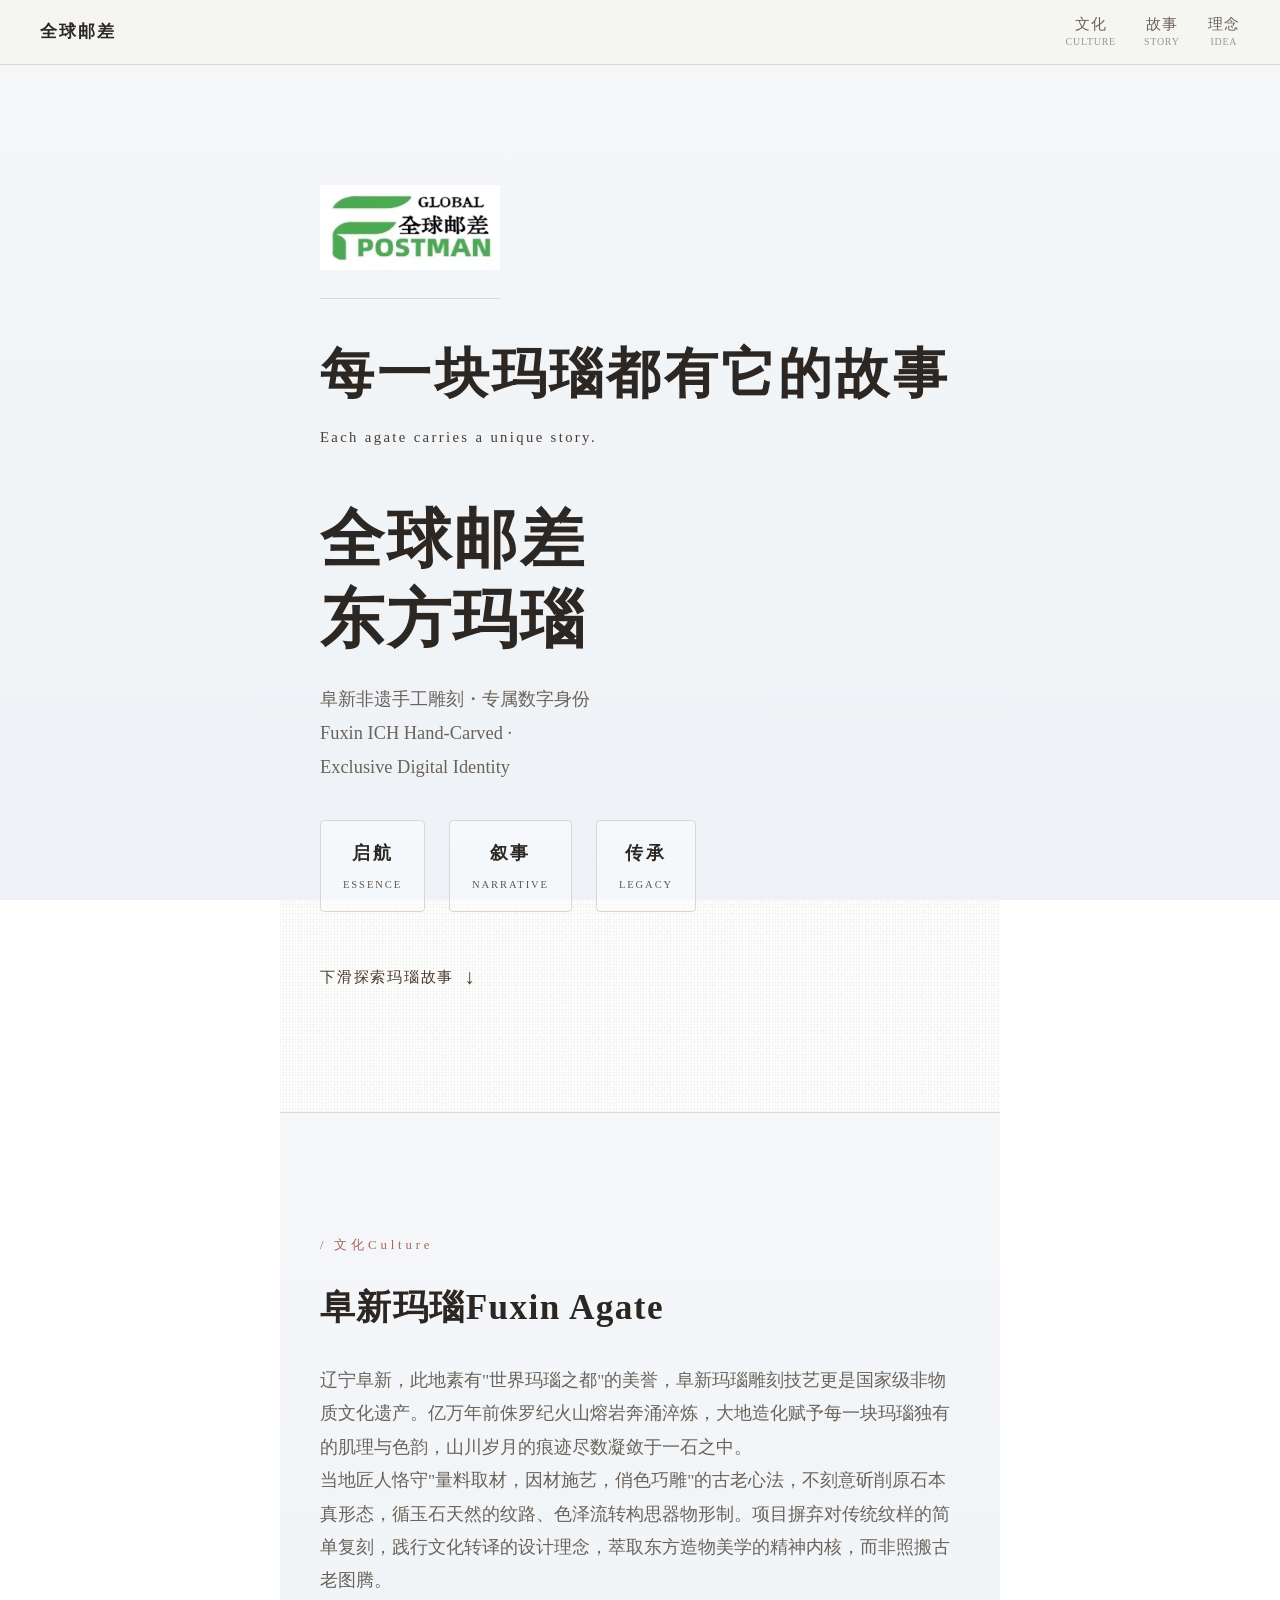
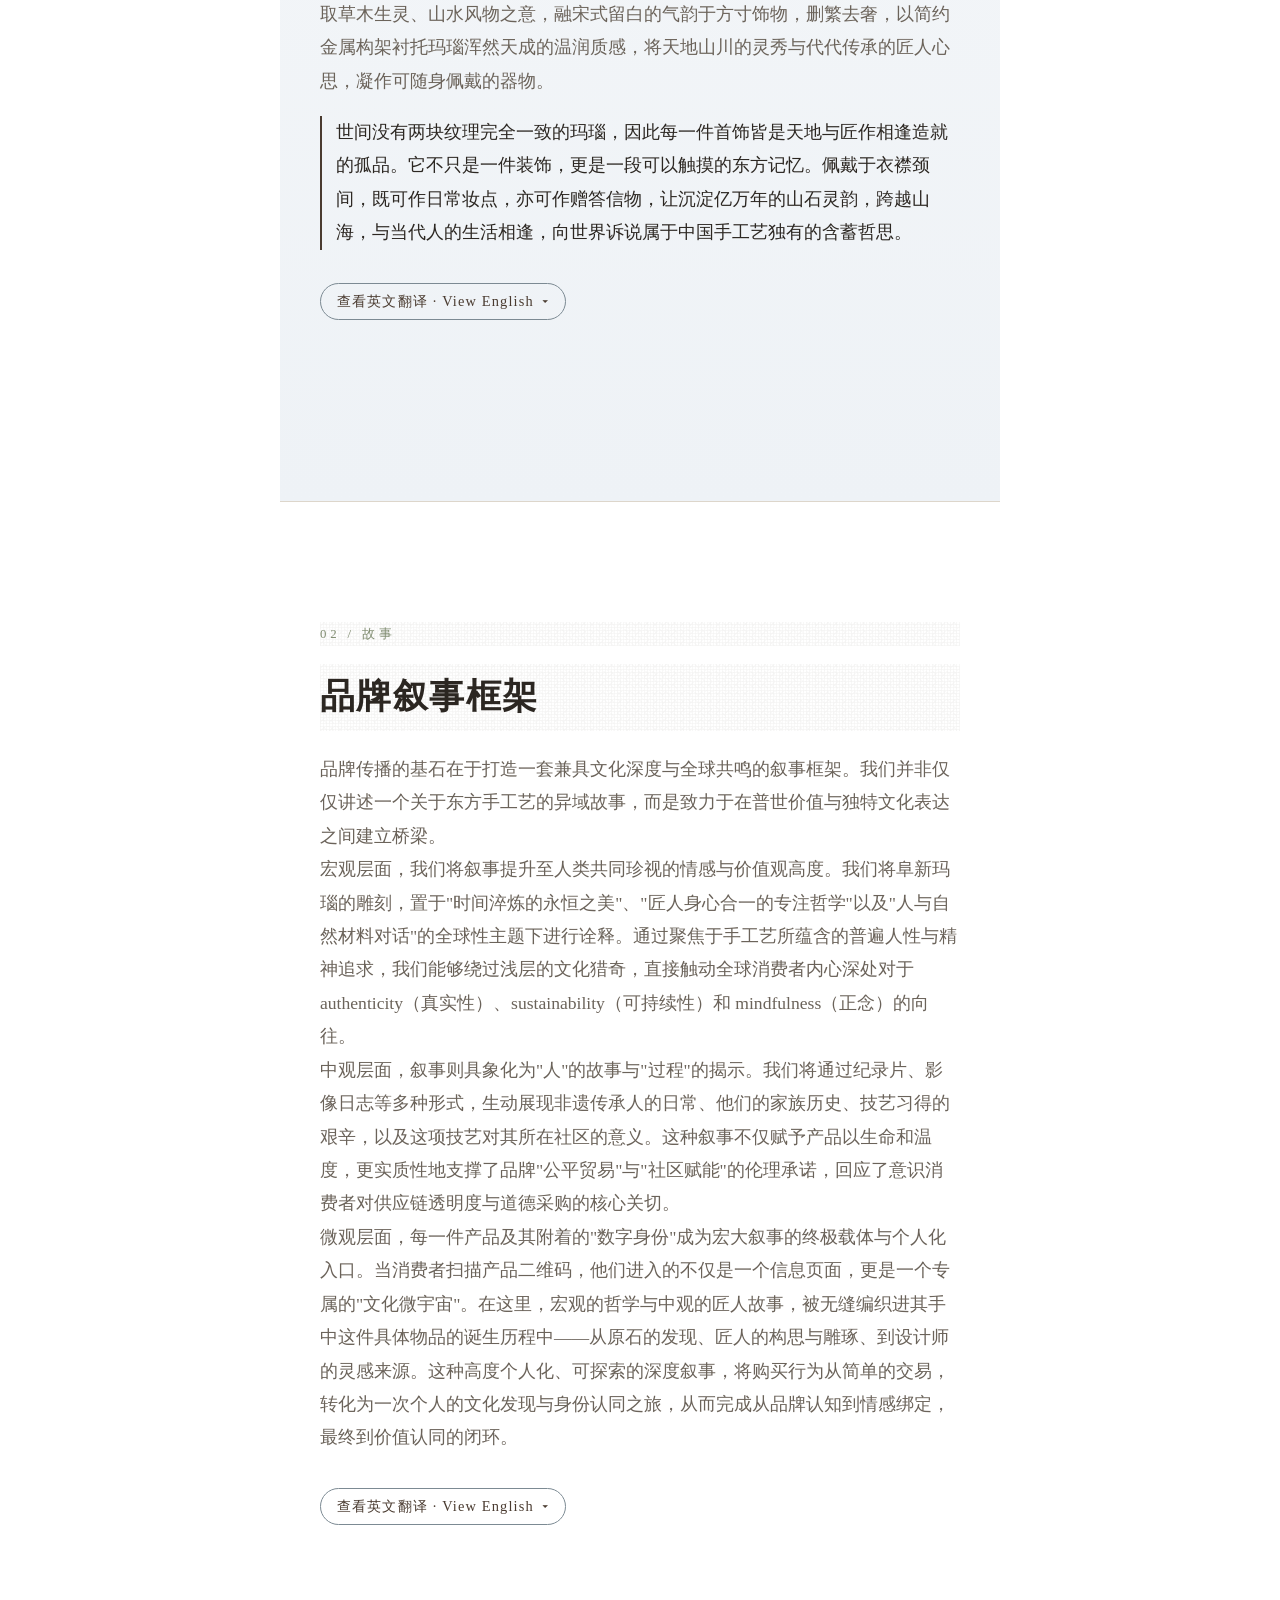
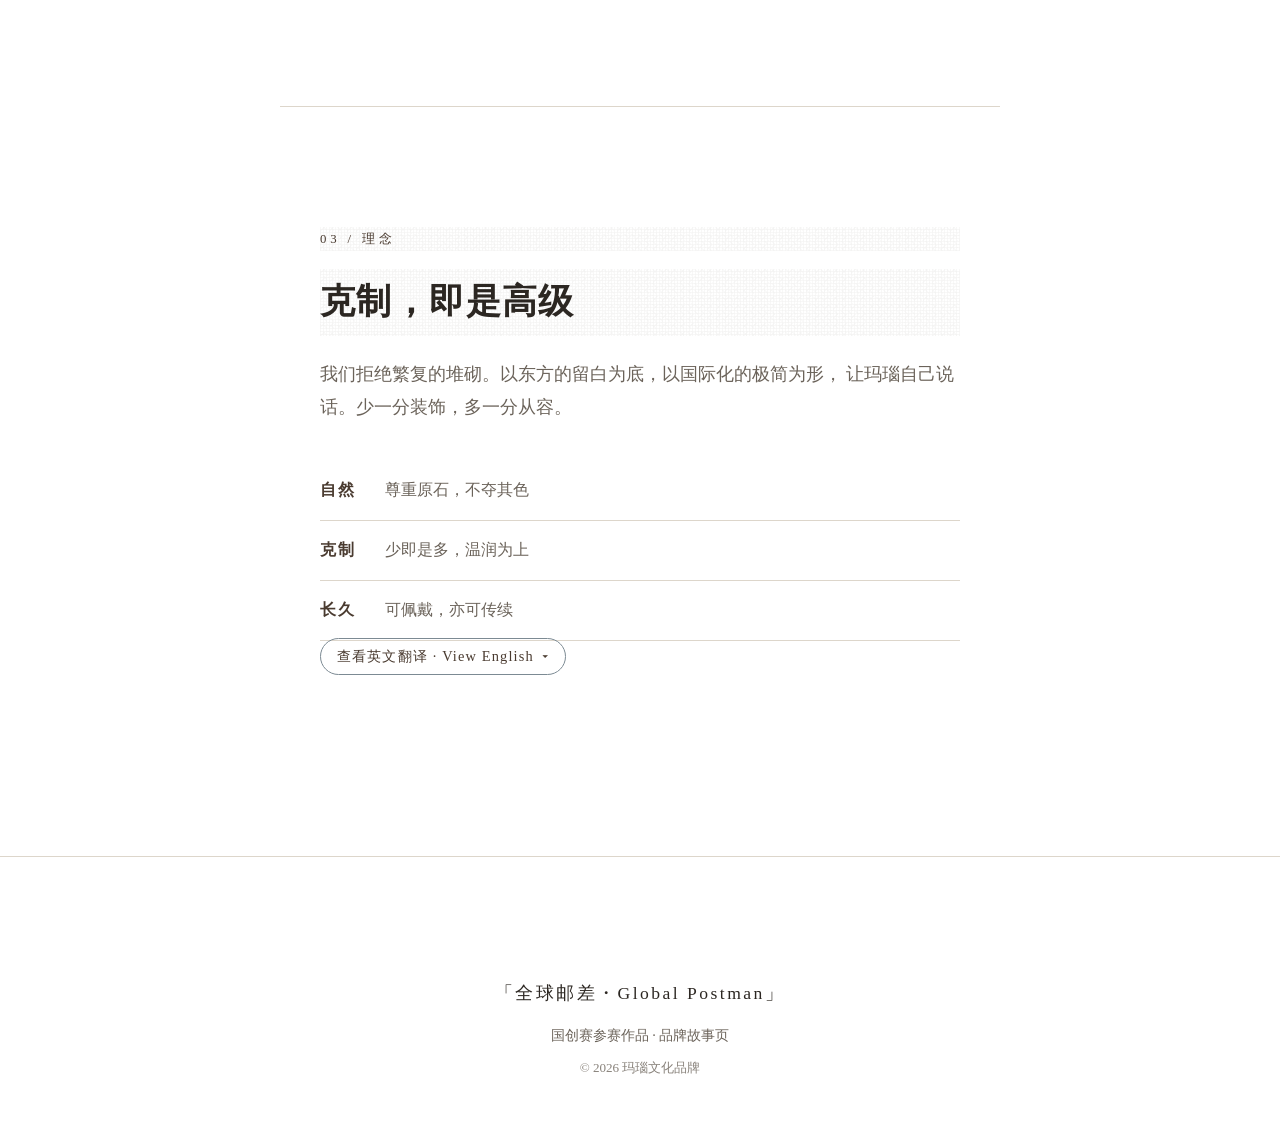
<file: 小张/index.html>
<!DOCTYPE html>
<html lang="zh-CN">
<head>
  <meta charset="UTF-8">
  <meta name="viewport" content="width=device-width, initial-scale=1.0, viewport-fit=cover">
  <meta name="description" content="玛瑙文化品牌 —— 以克制的东方美学，讲述玛瑙的岁月与温度。">
  <meta name="theme-color" content="#f7f3ec">
  <title>玛瑙 · 品牌故事</title>
  <link rel="stylesheet" href="styles.css">
</head>
<body class="page-blue">
  <!-- 顶部极简导航 -->
  <header class="site-header">
    <div class="brand">全球邮差</div>
    <nav class="nav">
      <a href="#culture"><span>文化</span><span class="nav-en">Culture</span></a>
      <a href="#story"><span>故事</span><span class="nav-en">Story</span></a>
      <a href="#idea"><span>理念</span><span class="nav-en">Idea</span></a>
    </nav>
  </header>

  <!-- 封面 -->
  <section class="cover texture" id="top">
    <div class="brand-showcase reveal">
      <img src="images/logo.png" alt="全球邮差 GLOBAL POSTMAN">
    </div>
    <p class="eyebrow reveal">每一块玛瑙都有它的故事</p>
    <p class="eyebrow-en reveal">Each agate carries a unique story.</p>
    <h1 class="cover-title reveal">全球邮差<br>东方玛瑙</h1>
    <p class="cover-sub reveal">阜新非遗手工雕刻・专属数字身份　Fuxin ICH Hand-Carved ·<br>Exclusive Digital Identity</p>

    <!-- 首页三个导航键 -->
    <nav class="home-nav reveal">
      <a class="home-nav-item" href="essence.html">
        <span class="home-nav-cn">启航</span>
        <span class="home-nav-en">Essence</span>
      </a>
      <a class="home-nav-item" href="narrative.html">
        <span class="home-nav-cn">叙事</span>
        <span class="home-nav-en">Narrative</span>
      </a>
      <a class="home-nav-item" href="legacy.html">
        <span class="home-nav-cn">传承</span>
        <span class="home-nav-en">Legacy</span>
      </a>
    </nav>

    <a class="scroll-hint reveal" href="#culture" aria-label="向下浏览">
      <span class="scroll-hint-text">下滑探索玛瑙故事</span>
      <span class="scroll-hint-arrow" aria-hidden="true">↓</span>
    </a>
  </section>

  <!-- 玛瑙文化 -->
  <section class="block block--blue" id="culture">
    <p class="section-label texture reveal"> / 文化Culture</p>
    <h2 class="section-title texture reveal">阜新玛瑙Fuxin Agate</h2>
    <div class="section-text reveal">
      <p>
        辽宁阜新，此地素有"世界玛瑙之都"的美誉，阜新玛瑙雕刻技艺更是国家级非物质文化遗产。亿万年前侏罗纪火山熔岩奔涌淬炼，大地造化赋予每一块玛瑙独有的肌理与色韵，山川岁月的痕迹尽数凝敛于一石之中。
      </p>
      <p>
        当地匠人恪守"量料取材，因材施艺，俏色巧雕"的古老心法，不刻意斫削原石本真形态，循玉石天然的纹路、色泽流转构思器物形制。项目摒弃对传统纹样的简单复刻，践行文化转译的设计理念，萃取东方造物美学的精神内核，而非照搬古老图腾。
      </p>
      <p>
        取草木生灵、山水风物之意，融宋式留白的气韵于方寸饰物，删繁去奢，以简约金属构架衬托玛瑙浑然天成的温润质感，将天地山川的灵秀与代代传承的匠人心思，凝作可随身佩戴的器物。
      </p>
      <p class="text-highlight">
        世间没有两块纹理完全一致的玛瑙，因此每一件首饰皆是天地与匠作相逢造就的孤品。它不只是一件装饰，更是一段可以触摸的东方记忆。佩戴于衣襟颈间，既可作日常妆点，亦可作赠答信物，让沉淀亿万年的山石灵韵，跨越山海，与当代人的生活相逢，向世界诉说属于中国手工艺独有的含蓄哲思。
      </p>
    </div>

    <!-- 英文版：可折叠 -->
    <button class="en-toggle reveal" id="enToggle" aria-expanded="false" aria-controls="enContent">
      <span class="en-toggle-label">查看英文翻译 · View English</span>
      <span class="en-toggle-arrow" aria-hidden="true">▾</span>
    </button>
    <div class="section-text section-en collapse" id="enContent">
      <p>
        Fuxin, Liaoning, reputed as the "Capital of Agate in the World", where Fuxin Agate‑Carving is listed as a National‑level Intangible Cultural Heritage. For hundreds of millions of years, volcanic lava from the Jurassic period forged agate with one‑of‑a‑kind textures and natural colour layers, imprinting the traces of mountains and time deep within each stone.
      </p>
      <p>
        Local artisans follow the age‑old craftsmanship principle: <em>design according to material, shape according to texture, make clever use of natural colour patches</em>. Instead of forcibly reshaping the raw stone, they conceive forms inspired by its natural veins and hues.
      </p>
      <p>
        Rejecting superficial copies of antique patterns, our design practices cultural translation: we absorb the spiritual essence of oriental craftsmanship rather than simply reproducing ancient totems. Drawing inspiration from plants, creatures and mountain‑river scenery, we integrate the Song‑dynasty aesthetic of blank‑space conception into this compact wearable piece. Unnecessary ornamentation is stripped away, and minimalist metal frames set off the innate mild lustre of agate. The spiritual beauty of nature and the wisdom of generations‑old craftsmanship are condensed into this portable artifact.
      </p>
      <p class="text-highlight">
        No two agate stones share identical textures, making every piece a unique treasure shaped jointly by nature and handwork. More than mere decoration, it carries tangible oriental heritage. Worn on collars or around necks, it serves as daily adornment or a thoughtful gift. It brings the timeless charm of ancient mountain‑stone across borders into modern life, conveying the subtle philosophical beauty of Chinese hand‑craftsmanship to the world.
      </p>
    </div>
  </section>

  <!-- 品牌故事 -->
  <section class="block" id="story">
    <p class="section-label texture reveal">02 / 故事</p>
    <h2 class="section-title texture reveal">品牌叙事框架</h2>
    <div class="section-text reveal">
      <p>
        品牌传播的基石在于打造一套兼具文化深度与全球共鸣的叙事框架。我们并非仅仅讲述一个关于东方手工艺的异域故事，而是致力于在普世价值与独特文化表达之间建立桥梁。
      </p>
      <p>
        宏观层面，我们将叙事提升至人类共同珍视的情感与价值观高度。我们将阜新玛瑙的雕刻，置于"时间淬炼的永恒之美"、"匠人身心合一的专注哲学"以及"人与自然材料对话"的全球性主题下进行诠释。通过聚焦于手工艺所蕴含的普遍人性与精神追求，我们能够绕过浅层的文化猎奇，直接触动全球消费者内心深处对于 authenticity（真实性）、sustainability（可持续性）和 mindfulness（正念）的向往。
      </p>
      <p>
        中观层面，叙事则具象化为"人"的故事与"过程"的揭示。我们将通过纪录片、影像日志等多种形式，生动展现非遗传承人的日常、他们的家族历史、技艺习得的艰辛，以及这项技艺对其所在社区的意义。这种叙事不仅赋予产品以生命和温度，更实质性地支撑了品牌"公平贸易"与"社区赋能"的伦理承诺，回应了意识消费者对供应链透明度与道德采购的核心关切。
      </p>
      <p>
        微观层面，每一件产品及其附着的"数字身份"成为宏大叙事的终极载体与个人化入口。当消费者扫描产品二维码，他们进入的不仅是一个信息页面，更是一个专属的"文化微宇宙"。在这里，宏观的哲学与中观的匠人故事，被无缝编织进其手中这件具体物品的诞生历程中——从原石的发现、匠人的构思与雕琢、到设计师的灵感来源。这种高度个人化、可探索的深度叙事，将购买行为从简单的交易，转化为一次个人的文化发现与身份认同之旅，从而完成从品牌认知到情感绑定，最终到价值认同的闭环。
      </p>
    </div>

    <!-- 英文版：可折叠 -->
    <button class="en-toggle reveal" id="enToggle2" aria-expanded="false" aria-controls="enContent2">
      <span class="en-toggle-label">查看英文翻译 · View English</span>
      <span class="en-toggle-arrow" aria-hidden="true">▾</span>
    </button>
    <div class="section-text section-en collapse" id="enContent2">
      <p>
        The cornerstone of brand communication lies in building a narrative framework that integrates both cultural depth and global resonance. Rather than merely telling exotic tales of Eastern handicrafts, we are committed to building a bridge between universal values and distinct cultural expressions.
      </p>
      <p>
        At the macro level, we elevate our narrative to the height of emotions and values cherished by all humanity. We frame Fuxin agate carving within three global themes: the timeless beauty forged by time, the philosophy of mindful focus where artisans achieve unity of body and mind, and the dialogue between humanity and natural materials. By focusing on the universal humanity and spiritual pursuits inherent in handicrafts, we bypass superficial cultural curiosity and strike a chord with the deep-seated aspiration of global consumers for authenticity, sustainability and mindfulness.
      </p>
      <p>
        At the meso level, the narrative is embodied in the stories of the craftspeople and the revelation of the creative process. Through documentaries, video journals and other formats, we vividly portray the daily lives of intangible cultural heritage inheritors, their family histories, the arduous journey of mastering their craft, and the significance of this heritage to their local communities. This narrative not only breathes life and warmth into the products, but also substantiates the brand's ethical commitments to fair trade and community empowerment, addressing the core concerns of conscious consumers regarding supply chain transparency and ethical sourcing.
      </p>
      <p>
        At the micro level, each product and its attached "digital identity" serve as the ultimate carrier and personalized gateway to this grand narrative. When consumers scan the QR code on the product, they are not merely directed to an information page, but into an exclusive "cultural micro-universe". Within it, the macro-level philosophies and meso-level artisan stories are seamlessly woven into the origin story of the very item they hold — from the discovery of the raw stone, to the artisan's conception and carving, and the designer's source of inspiration.
      </p>
      <p>
        This highly personalized, explorative and in-depth narrative transforms a simple transaction into a personal journey of cultural discovery and identity formation. It thus completes the closed loop: from brand awareness, to emotional connection, and ultimately to shared value recognition.
      </p>
    </div>
  </section>

  <!-- 品牌理念 -->
  <section class="block" id="idea">
    <p class="section-label texture reveal">03 / 理念</p>
    <h2 class="section-title texture reveal">克制，即是高级</h2>
    <p class="section-text reveal">
      我们拒绝繁复的堆砌。以东方的留白为底，以国际化的极简为形，
      让玛瑙自己说话。少一分装饰，多一分从容。
    </p>
    <ul class="idea-list reveal">
      <li><span>自然</span>尊重原石，不夺其色</li>
      <li><span>克制</span>少即是多，温润为上</li>
      <li><span>长久</span>可佩戴，亦可传续</li>
    </ul>

    <!-- 英文版：可折叠 -->
    <button class="en-toggle reveal" id="enToggle3" aria-expanded="false" aria-controls="enContent3">
      <span class="en-toggle-label">查看英文翻译 · View English</span>
      <span class="en-toggle-arrow" aria-hidden="true">▾</span>
    </button>
    <div class="section-text section-en collapse" id="enContent3">
      <p>
        We reject excessive ornamentation. Grounded in the negative space of Eastern aesthetics and shaped by international minimalism, we let the agate speak for itself. Less decoration, more composure.
      </p>
      <ul class="idea-list">
        <li><span>Nature</span>Respect the raw stone, never overshadowing its natural color.</li>
        <li><span>Restraint</span>Less is more; warmth and refinement above all.</li>
        <li><span>Longevity</span>Made to be worn, and to be passed on.</li>
      </ul>
    </div>
  </section>

  <!-- 页脚 -->
  <footer class="site-footer">
    <p class="footer-brand">「全球邮差・Global Postman」</p>
    <p class="footer-note">国创赛参赛作品 · 品牌故事页</p>
    <p class="footer-copy">© <span id="year"></span> 玛瑙文化品牌</p>
  </footer>

  <script src="script.js"></script>
</body>
</html>
</file>
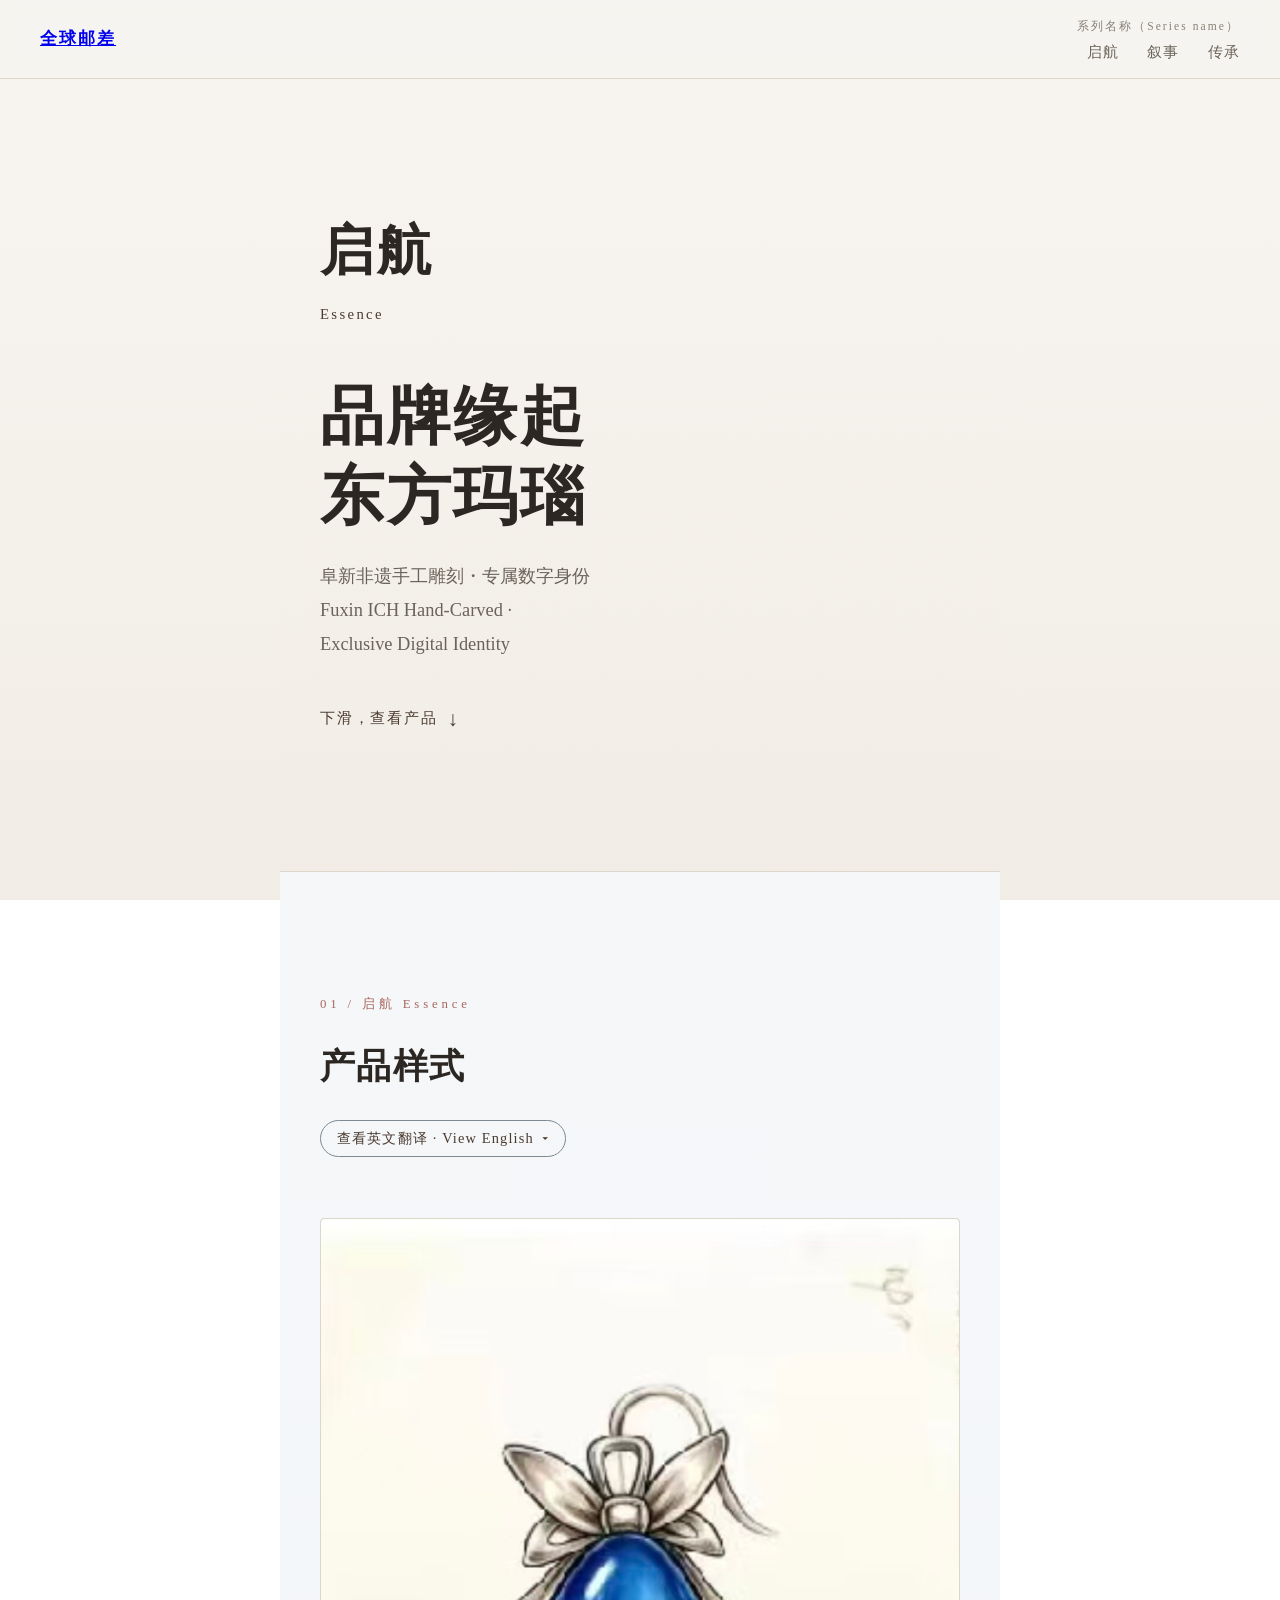
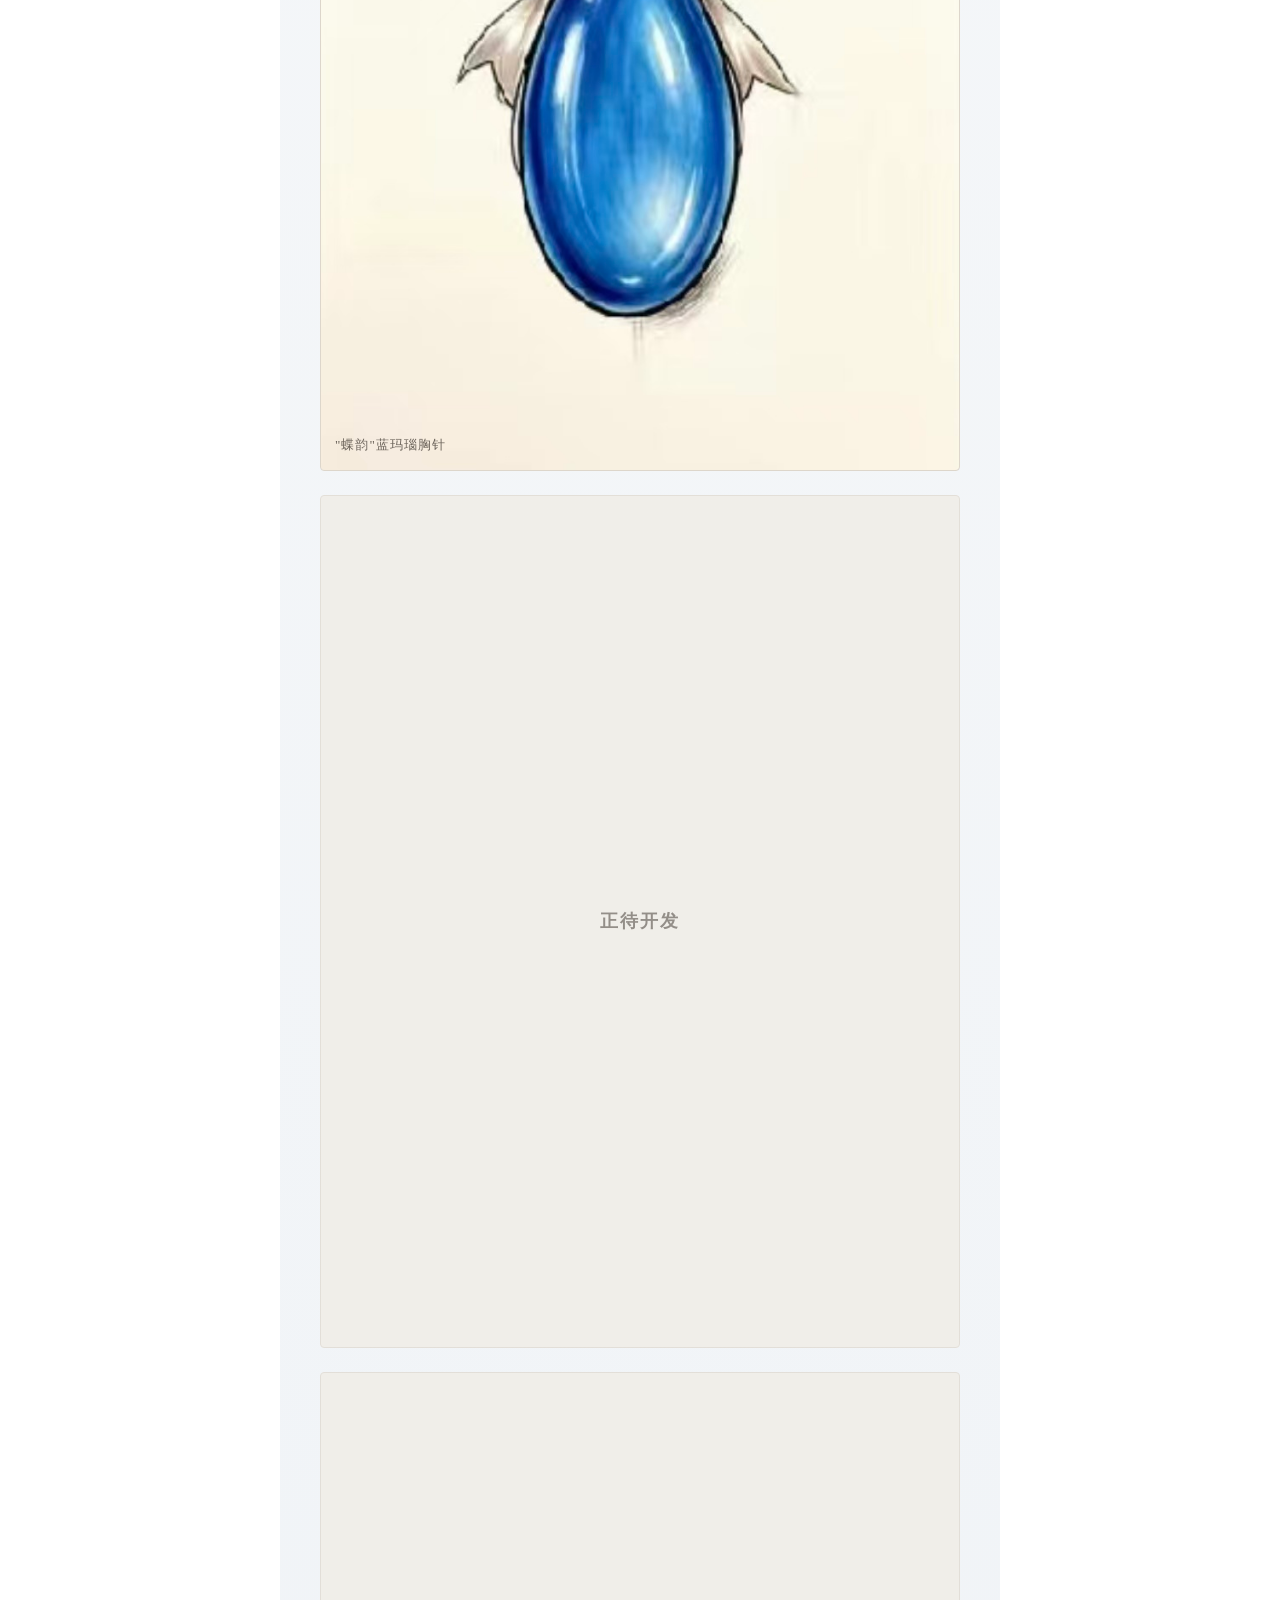
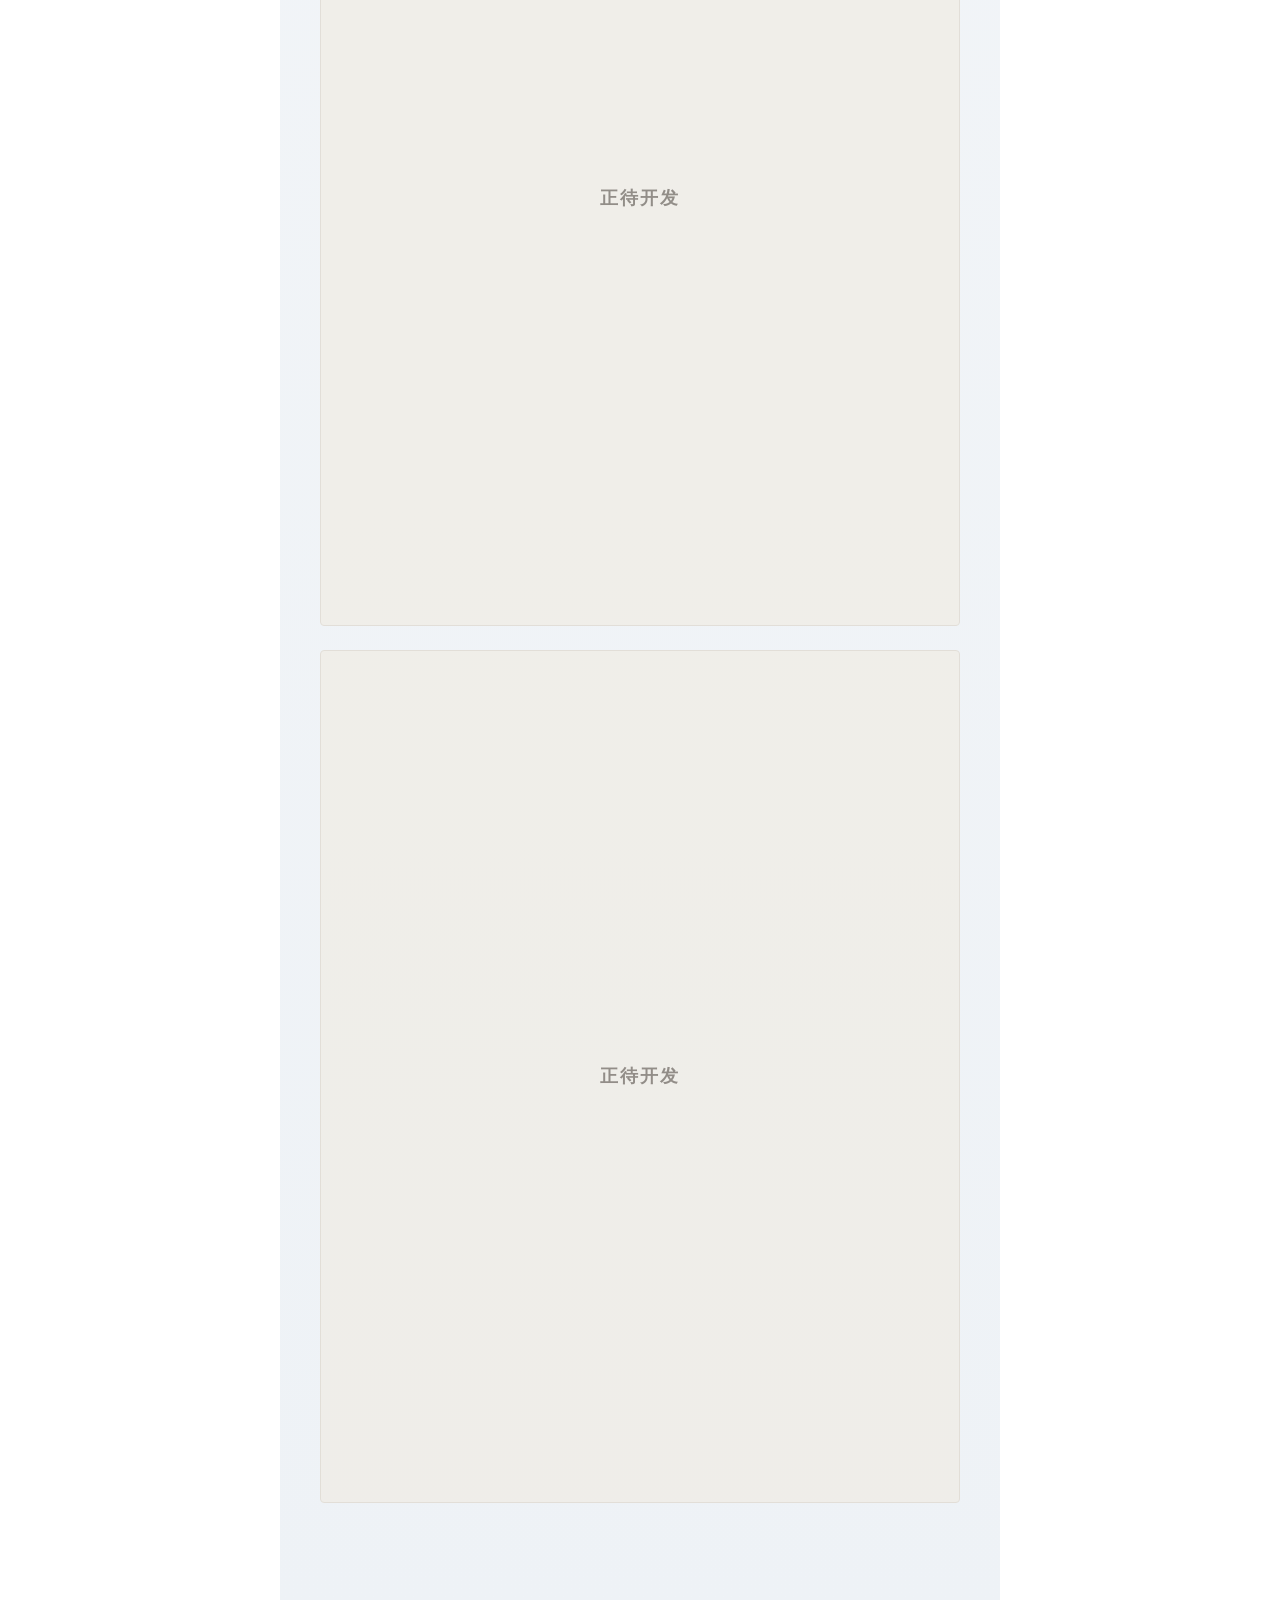
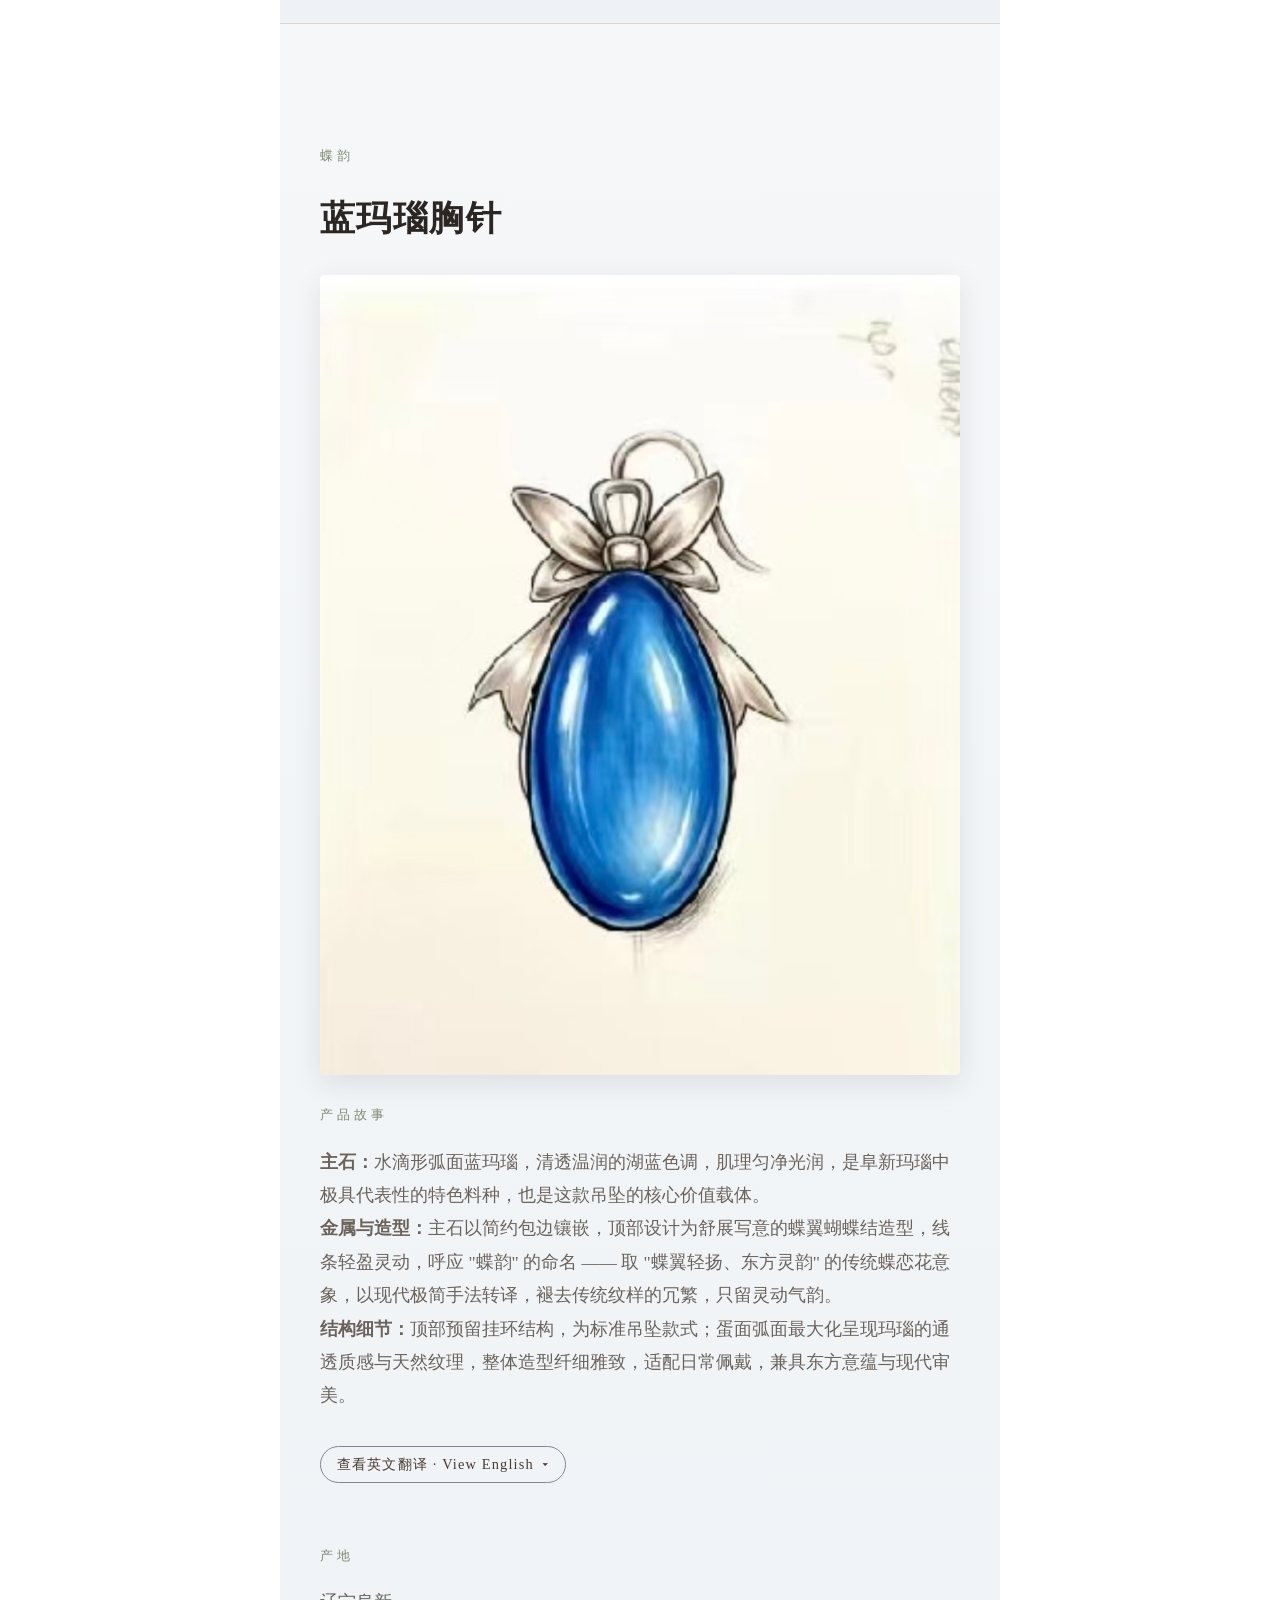
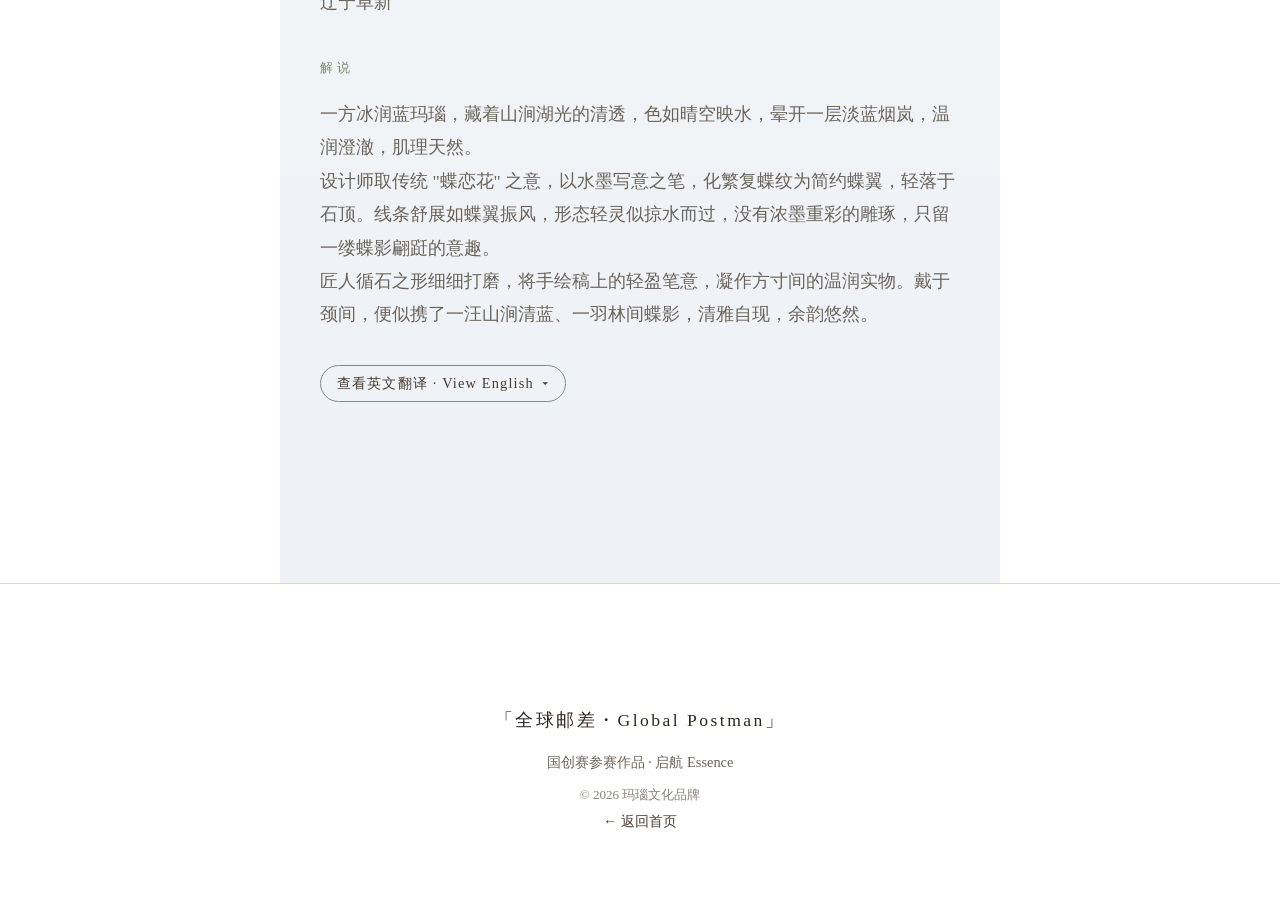
<file: 小张/essence.html>
<!DOCTYPE html>
<html lang="zh-CN">
<head>
  <meta charset="UTF-8">
  <meta name="viewport" content="width=device-width, initial-scale=1.0, viewport-fit=cover">
  <meta name="description" content="启航 Essence —— 全球邮差・东方玛瑙的品牌缘起。">
  <meta name="theme-color" content="#f7f3ec">
  <title>启航 Essence · 玛瑙</title>
  <link rel="stylesheet" href="styles.css">
</head>
<body>
  <!-- 顶部极简导航 -->
  <header class="site-header">
    <a class="brand" href="index.html">全球邮差</a>
    <nav class="nav nav--series">
      <span class="nav-label">系列名称（Series name）</span>
      <div class="nav-links">
        <a href="essence.html">启航</a>
        <a href="narrative.html">叙事</a>
        <a href="legacy.html">传承</a>
      </div>
    </nav>
  </header>

  <!-- 启航 Essence -->
  <section class="cover texture" id="top">
    <p class="eyebrow reveal">启航</p>
    <p class="eyebrow-en reveal">Essence</p>
    <h1 class="cover-title reveal">品牌缘起<br>东方玛瑙</h1>
    <p class="cover-sub reveal">阜新非遗手工雕刻・专属数字身份　Fuxin ICH Hand-Carved ·<br>Exclusive Digital Identity</p>

    <a class="scroll-hint reveal" href="#essence" aria-label="向下浏览">
      <span class="scroll-hint-text">下滑，查看产品</span>
      <span class="scroll-hint-arrow" aria-hidden="true">↓</span>
    </a>
  </section>

  <!-- 内容板块：产品样式图 -->
  <section class="block block--blue" id="essence">
    <p class="section-label texture reveal">01 / 启航 Essence</p>
    <h2 class="section-title texture reveal">产品样式</h2>
    <button class="en-toggle reveal" id="enToggle" aria-expanded="false" aria-controls="enContent">
      <span class="en-toggle-label">查看英文翻译 · View English</span>
      <span class="en-toggle-arrow" aria-hidden="true">▾</span>
    </button>
    <div class="section-text section-en collapse" id="enContent">
      <p>Product Styles</p>
    </div>
    <div class="product-grid reveal">
      <a class="product-card" href="productdieyun.html"><img src="images/photo1 (1).jpg" alt="蝶韵蓝玛瑙胸针"><span class="product-name">"蝶韵"蓝玛瑙胸针</span></a>
      <div class="product-card product-card--placeholder"><span>正待开发</span></div>
      <div class="product-card product-card--placeholder"><span>正待开发</span></div>
      <div class="product-card product-card--placeholder"><span>正待开发</span></div>
    </div>
  </section>

  <!-- 蝶韵蓝玛瑙胸针 详情 -->
  <section class="block block--blue" id="dieyun">
    <p class="section-label texture reveal">蝶韵</p>
    <h2 class="section-title texture reveal">蓝玛瑙胸针</h2>
    <div class="culture-image reveal">
      <img src="images/photo1 (1).jpg" alt="蝶韵蓝玛瑙胸针">
    </div>

    <p class="section-label texture reveal">产品故事</p>
    <div class="section-text reveal">
      <p>
        <strong>主石：</strong>水滴形弧面蓝玛瑙，清透温润的湖蓝色调，肌理匀净光润，是阜新玛瑙中极具代表性的特色料种，也是这款吊坠的核心价值载体。
      </p>
      <p>
        <strong>金属与造型：</strong>主石以简约包边镶嵌，顶部设计为舒展写意的蝶翼蝴蝶结造型，线条轻盈灵动，呼应 "蝶韵" 的命名 —— 取 "蝶翼轻扬、东方灵韵" 的传统蝶恋花意象，以现代极简手法转译，褪去传统纹样的冗繁，只留灵动气韵。
      </p>
      <p>
        <strong>结构细节：</strong>顶部预留挂环结构，为标准吊坠款式；蛋面弧面最大化呈现玛瑙的通透质感与天然纹理，整体造型纤细雅致，适配日常佩戴，兼具东方意蕴与现代审美。
      </p>
    </div>

    <button class="en-toggle reveal" id="enToggle-story" aria-expanded="false" aria-controls="enContent-story">
      <span class="en-toggle-label">查看英文翻译 · View English</span>
      <span class="en-toggle-arrow" aria-hidden="true">▾</span>
    </button>
    <div class="section-text section-en collapse" id="enContent-story">
      <p>
        <strong>Main Stone:</strong> A teardrop cabochon blue agate in a clear, warm lake-blue hue with a smooth, lustrous texture. It is a highly representative signature variety of Fuxin agate and serves as the core value carrier of this pendant.
      </p>
      <p>
        <strong>Metalwork &amp; Design:</strong> The central stone is set in a minimalist bezel, topped with a graceful, freehand butterfly-bow motif with light, flowing lines. The design echoes the name Dieyun (Butterfly Charm), drawing from the classic Chinese "butterfly and flower" aesthetic of delicate grace and oriental allure. Reinterpreted through a modern minimalist approach, it strips away the ornateness of traditional patterns while retaining its vivid, ethereal spirit.
      </p>
      <p>
        <strong>Structural Details:</strong> A bail is reserved at the top for a standard pendant design. The domed cabochon cut maximizes the agate's translucent texture and natural grain. With a slender, elegant silhouette ideal for everyday wear, it balances oriental artistic conception with contemporary aesthetics.
      </p>
    </div>

    <p class="section-label texture reveal">产地</p>
    <div class="section-text reveal">
      <p>辽宁阜新</p>
    </div>

    <p class="section-label texture reveal">解说</p>
    <div class="section-text reveal">
      <p>
        一方冰润蓝玛瑙，藏着山涧湖光的清透，色如晴空映水，晕开一层淡蓝烟岚，温润澄澈，肌理天然。
      </p>
      <p>
        设计师取传统 "蝶恋花" 之意，以水墨写意之笔，化繁复蝶纹为简约蝶翼，轻落于石顶。线条舒展如蝶翼振风，形态轻灵似掠水而过，没有浓墨重彩的雕琢，只留一缕蝶影翩跹的意趣。
      </p>
      <p>
        匠人循石之形细细打磨，将手绘稿上的轻盈笔意，凝作方寸间的温润实物。戴于颈间，便似携了一汪山涧清蓝、一羽林间蝶影，清雅自现，余韵悠然。
      </p>
    </div>

    <button class="en-toggle reveal" id="enToggle-desc" aria-expanded="false" aria-controls="enContent-desc">
      <span class="en-toggle-label">查看英文翻译 · View English</span>
      <span class="en-toggle-arrow" aria-hidden="true">▾</span>
    </button>
    <div class="section-text section-en collapse" id="enContent-desc">
      <p>
        This icy, luminous blue agate holds the clarity of mountain lakes. Its hue evokes a clear sky reflected in water, diffused like pale blue mist across rice paper — warm, pure, with a naturally formed texture.
      </p>
      <p>
        Drawing inspiration from the classic "butterfly and flower" motif in Chinese aesthetics, the designer applies the freehand spirit of ink wash painting, transforming elaborate butterfly patterns into a minimalist silhouette resting lightly atop the stone. Its lines stretch like wings catching the wind; its form glides light as a butterfly skimming water. There is no heavy, ornate carving — only the subtle charm of a fluttering butterfly shadow.
      </p>
      <p>
        The artisan polishes meticulously along the stone's natural contour, translating the light, delicate brushwork of the original sketch into a warm, tangible piece of art. Worn close to the neck, it carries the crisp blue of a mountain stream and the grace of a woodland butterfly, exuding quiet elegance with a lasting, lingering charm.
      </p>
    </div>
  </section>

  <!-- 页脚 -->
  <footer class="site-footer">
    <p class="footer-brand">「全球邮差・Global Postman」</p>
    <p class="footer-note">国创赛参赛作品 · 启航 Essence</p>
    <p class="footer-copy">© <span class="year"></span> 玛瑙文化品牌</p>
    <p class="footer-note"><a href="index.html" style="color:var(--brown);text-decoration:none;">← 返回首页</a></p>
  </footer>

  <script src="script.js"></script>
</body>
</html>
</file>
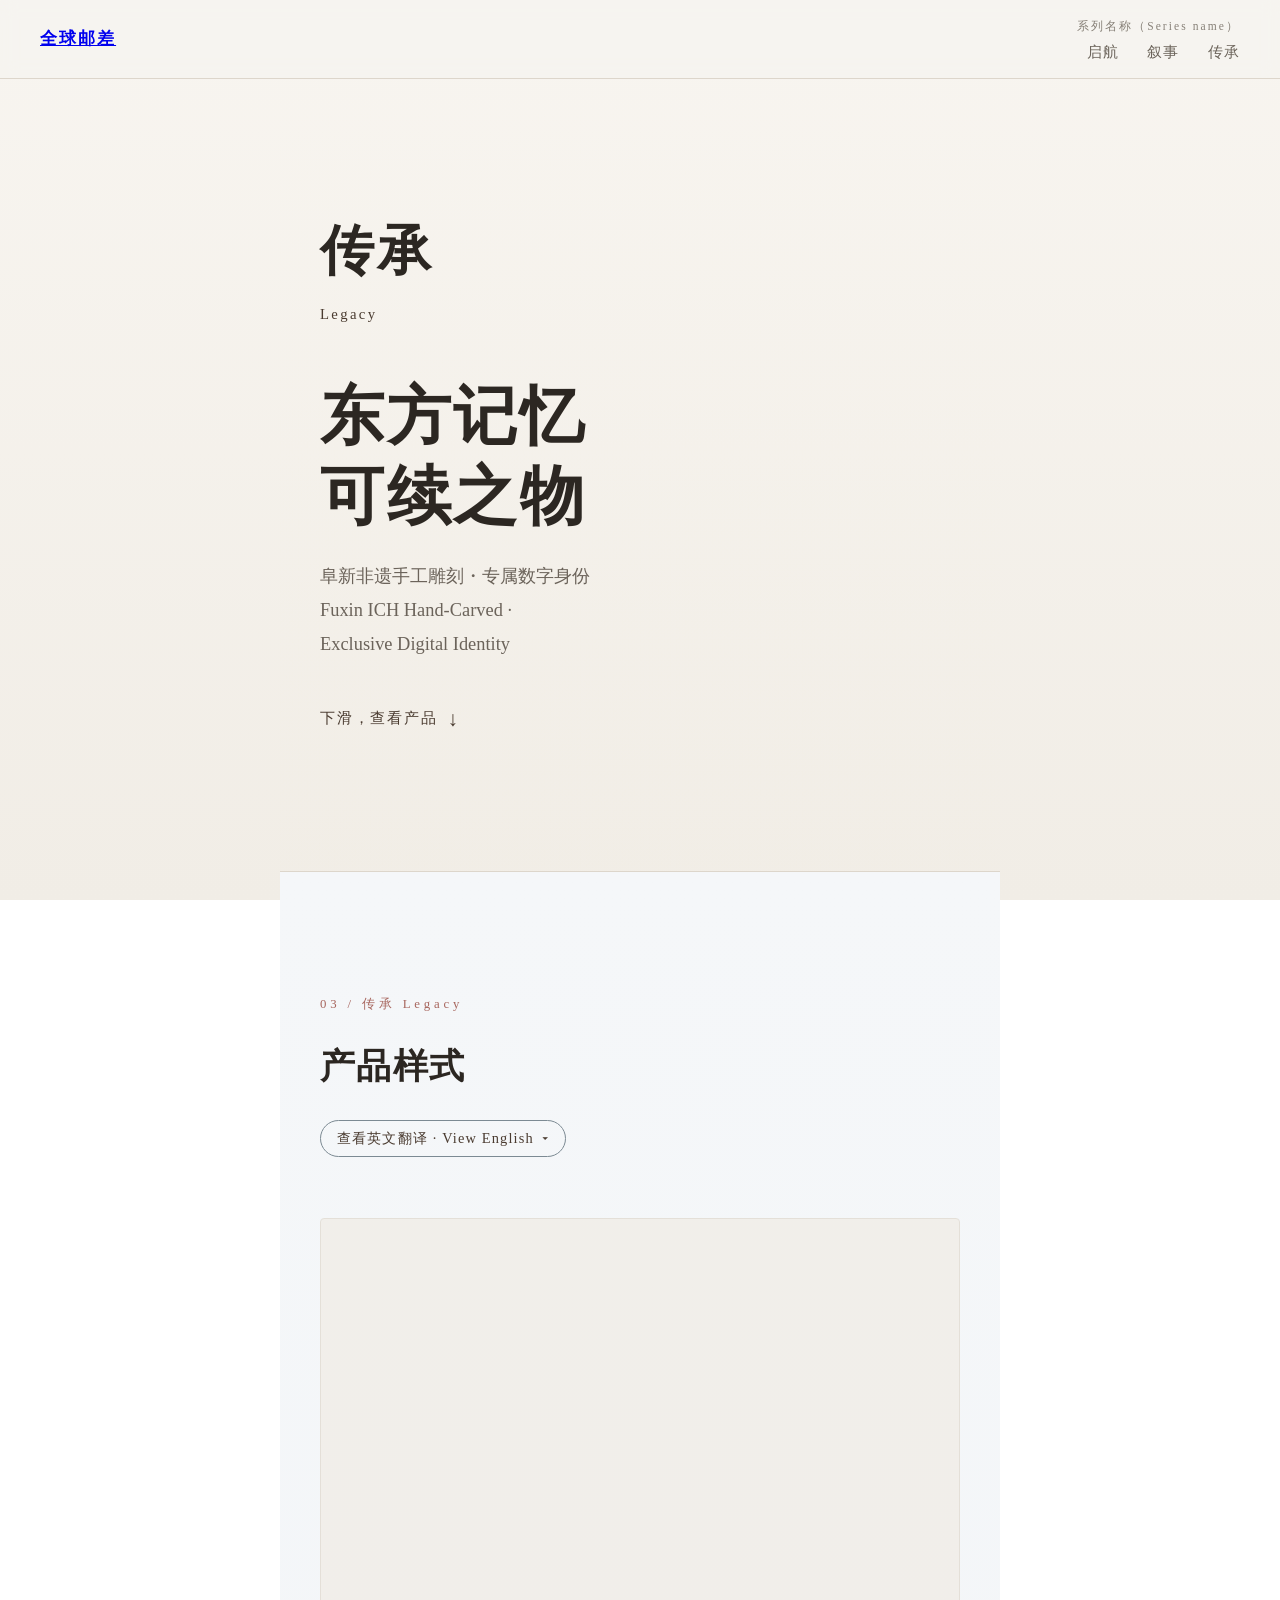
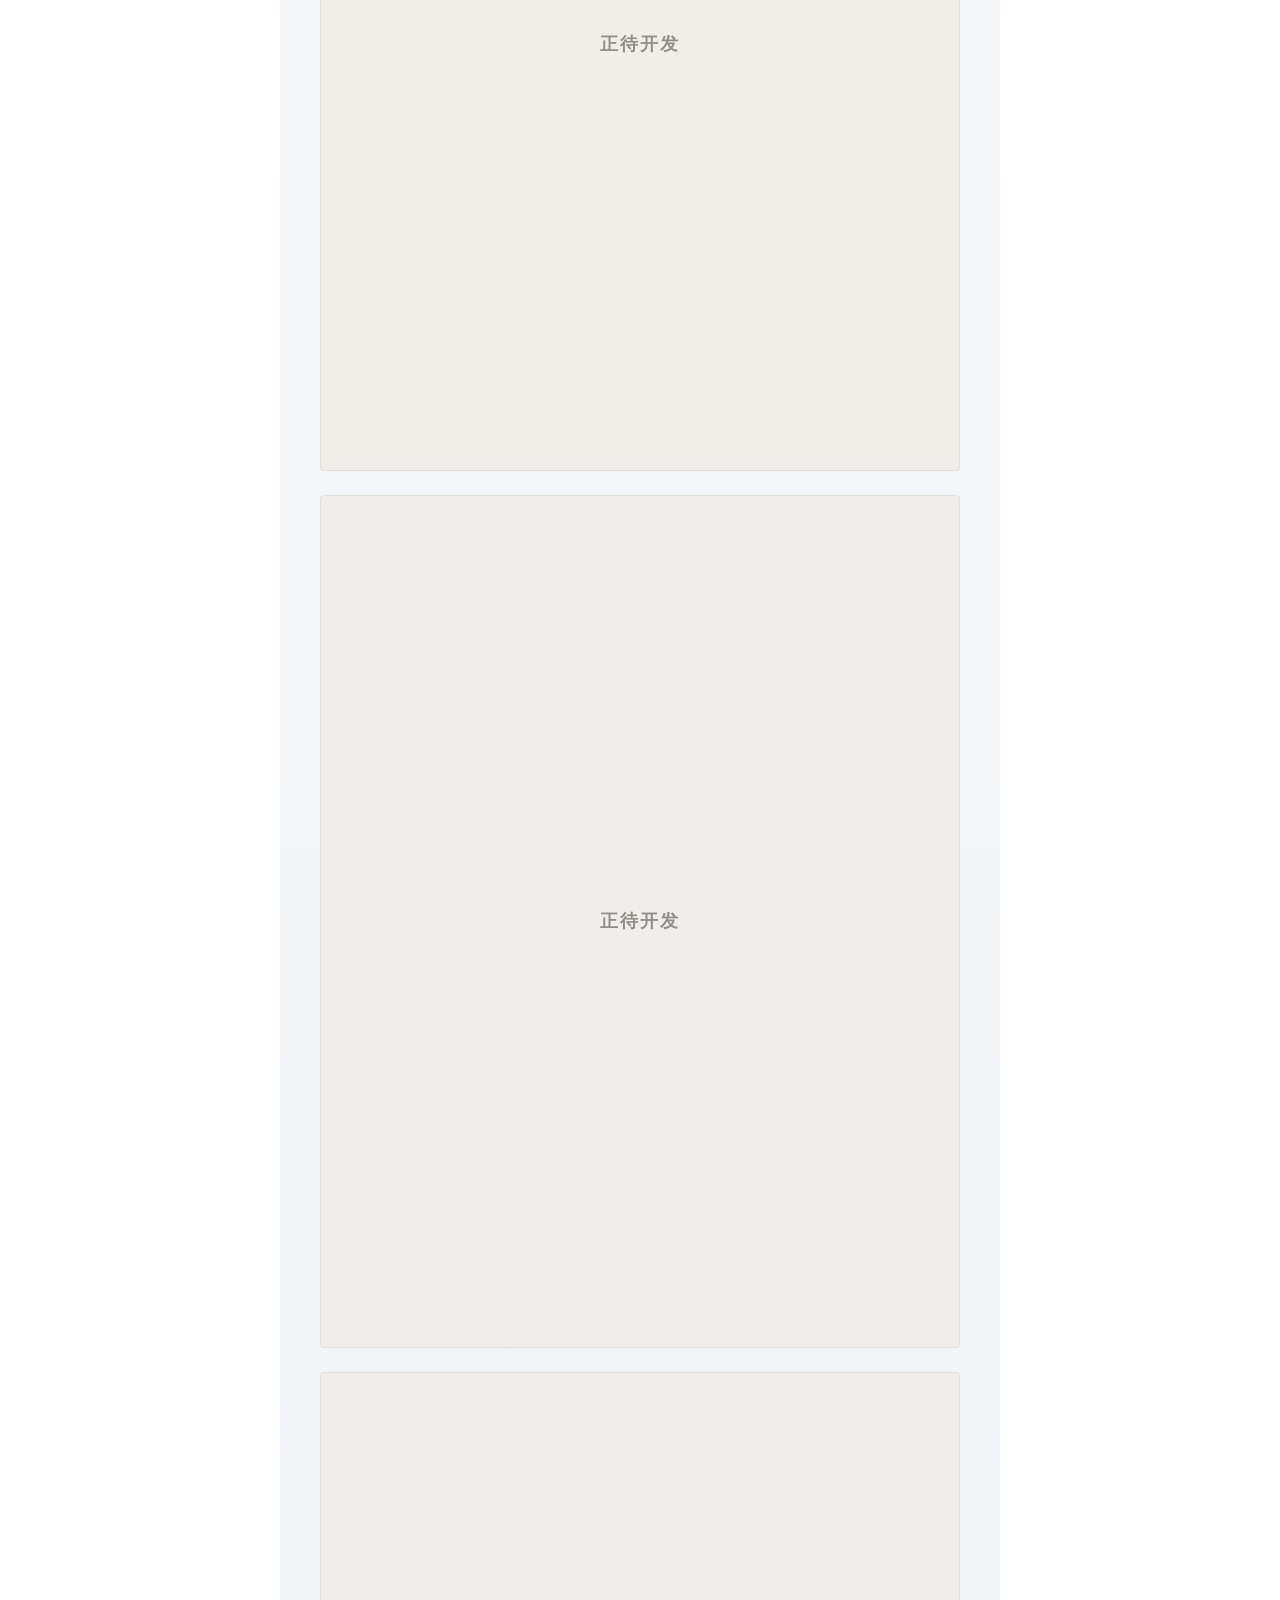
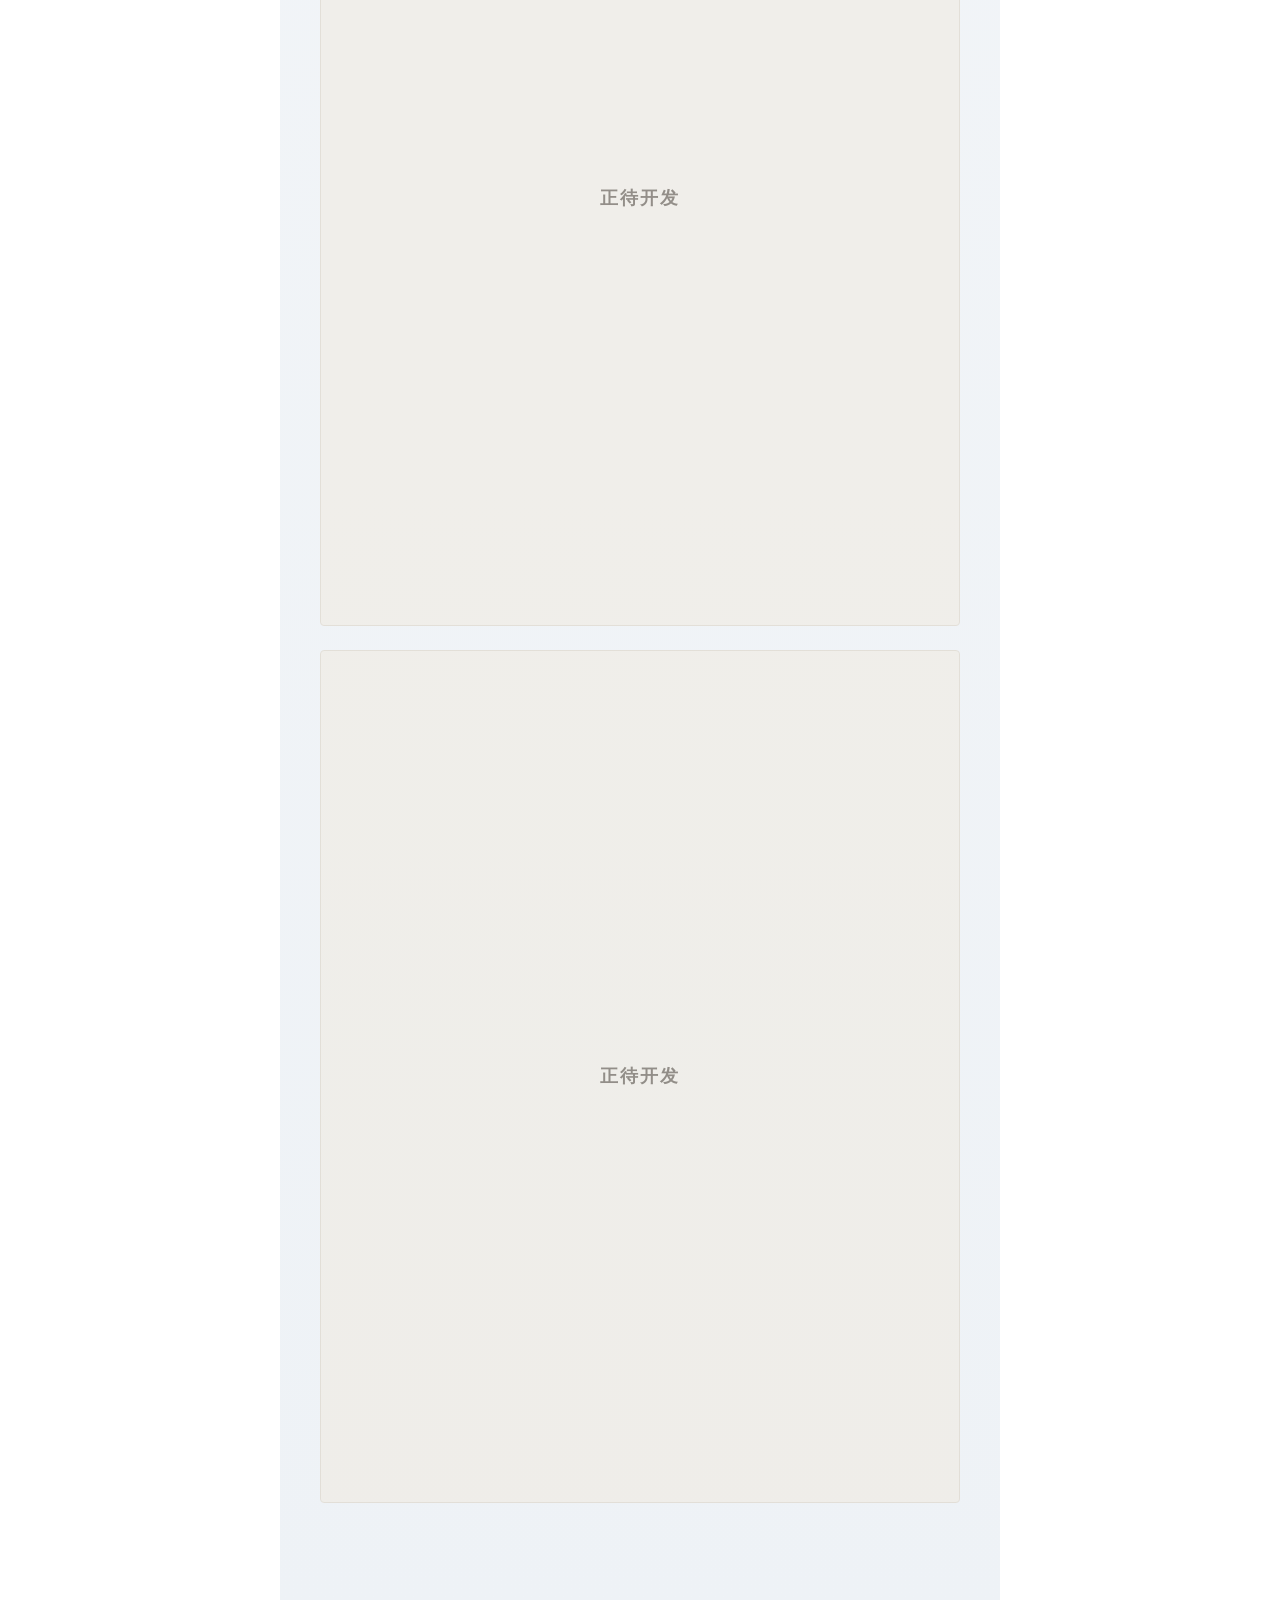
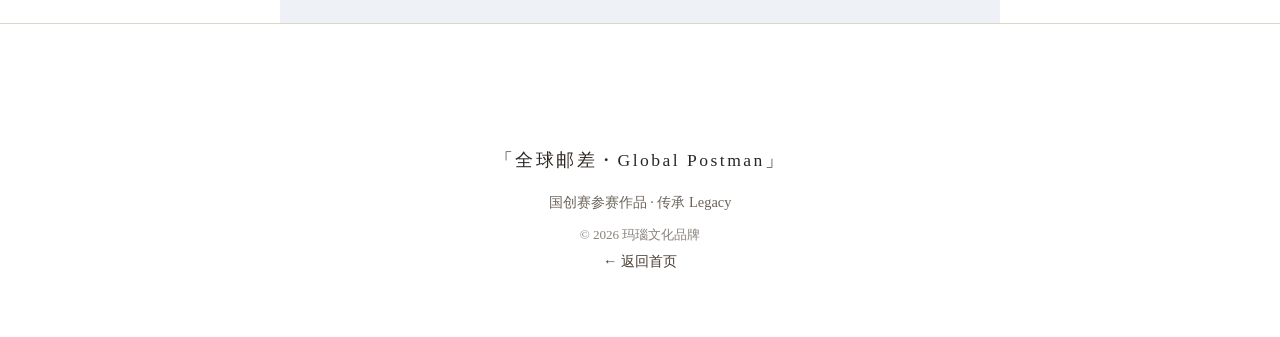
<file: 小张/legacy.html>
<!DOCTYPE html>
<html lang="zh-CN">
<head>
  <meta charset="UTF-8">
  <meta name="viewport" content="width=device-width, initial-scale=1.0, viewport-fit=cover">
  <meta name="description" content="传承 Legacy —— 全球邮差・东方玛瑙的文化与理念。">
  <meta name="theme-color" content="#f7f3ec">
  <title>传承 Legacy · 玛瑙</title>
  <link rel="stylesheet" href="styles.css">
</head>
<body>
  <!-- 顶部极简导航 -->
  <header class="site-header">
    <a class="brand" href="index.html">全球邮差</a>
    <nav class="nav nav--series">
      <span class="nav-label">系列名称（Series name）</span>
      <div class="nav-links">
        <a href="essence.html">启航</a>
        <a href="narrative.html">叙事</a>
        <a href="legacy.html">传承</a>
      </div>
    </nav>
  </header>

  <!-- 传承 Legacy -->
  <section class="cover texture" id="top">
    <p class="eyebrow reveal">传承</p>
    <p class="eyebrow-en reveal">Legacy</p>
    <h1 class="cover-title reveal">东方记忆<br>可续之物</h1>
    <p class="cover-sub reveal">阜新非遗手工雕刻・专属数字身份　Fuxin ICH Hand-Carved ·<br>Exclusive Digital Identity</p>

    <a class="scroll-hint reveal" href="#legacy" aria-label="向下浏览">
      <span class="scroll-hint-text">下滑，查看产品</span>
      <span class="scroll-hint-arrow" aria-hidden="true">↓</span>
    </a>
  </section>

  <!-- 内容板块：产品样式图 -->
  <section class="block block--blue" id="legacy">
    <p class="section-label texture reveal">03 / 传承 Legacy</p>
    <h2 class="section-title texture reveal">产品样式</h2>
    <button class="en-toggle reveal" id="enToggle" aria-expanded="false" aria-controls="enContent">
      <span class="en-toggle-label">查看英文翻译 · View English</span>
      <span class="en-toggle-arrow" aria-hidden="true">▾</span>
    </button>
    <div class="section-text section-en collapse" id="enContent">
      <p>Product Styles</p>
    </div>
    <div class="product-grid reveal">
      <div class="product-card product-card--placeholder"><span>正待开发</span></div>
      <div class="product-card product-card--placeholder"><span>正待开发</span></div>
      <div class="product-card product-card--placeholder"><span>正待开发</span></div>
      <div class="product-card product-card--placeholder"><span>正待开发</span></div>
    </div>
  </section>

  <!-- 页脚 -->
  <footer class="site-footer">
    <p class="footer-brand">「全球邮差・Global Postman」</p>
    <p class="footer-note">国创赛参赛作品 · 传承 Legacy</p>
    <p class="footer-copy">© <span class="year"></span> 玛瑙文化品牌</p>
    <p class="footer-note"><a href="index.html" style="color:var(--brown);text-decoration:none;">← 返回首页</a></p>
  </footer>

  <script src="script.js"></script>
</body>
</html>
</file>
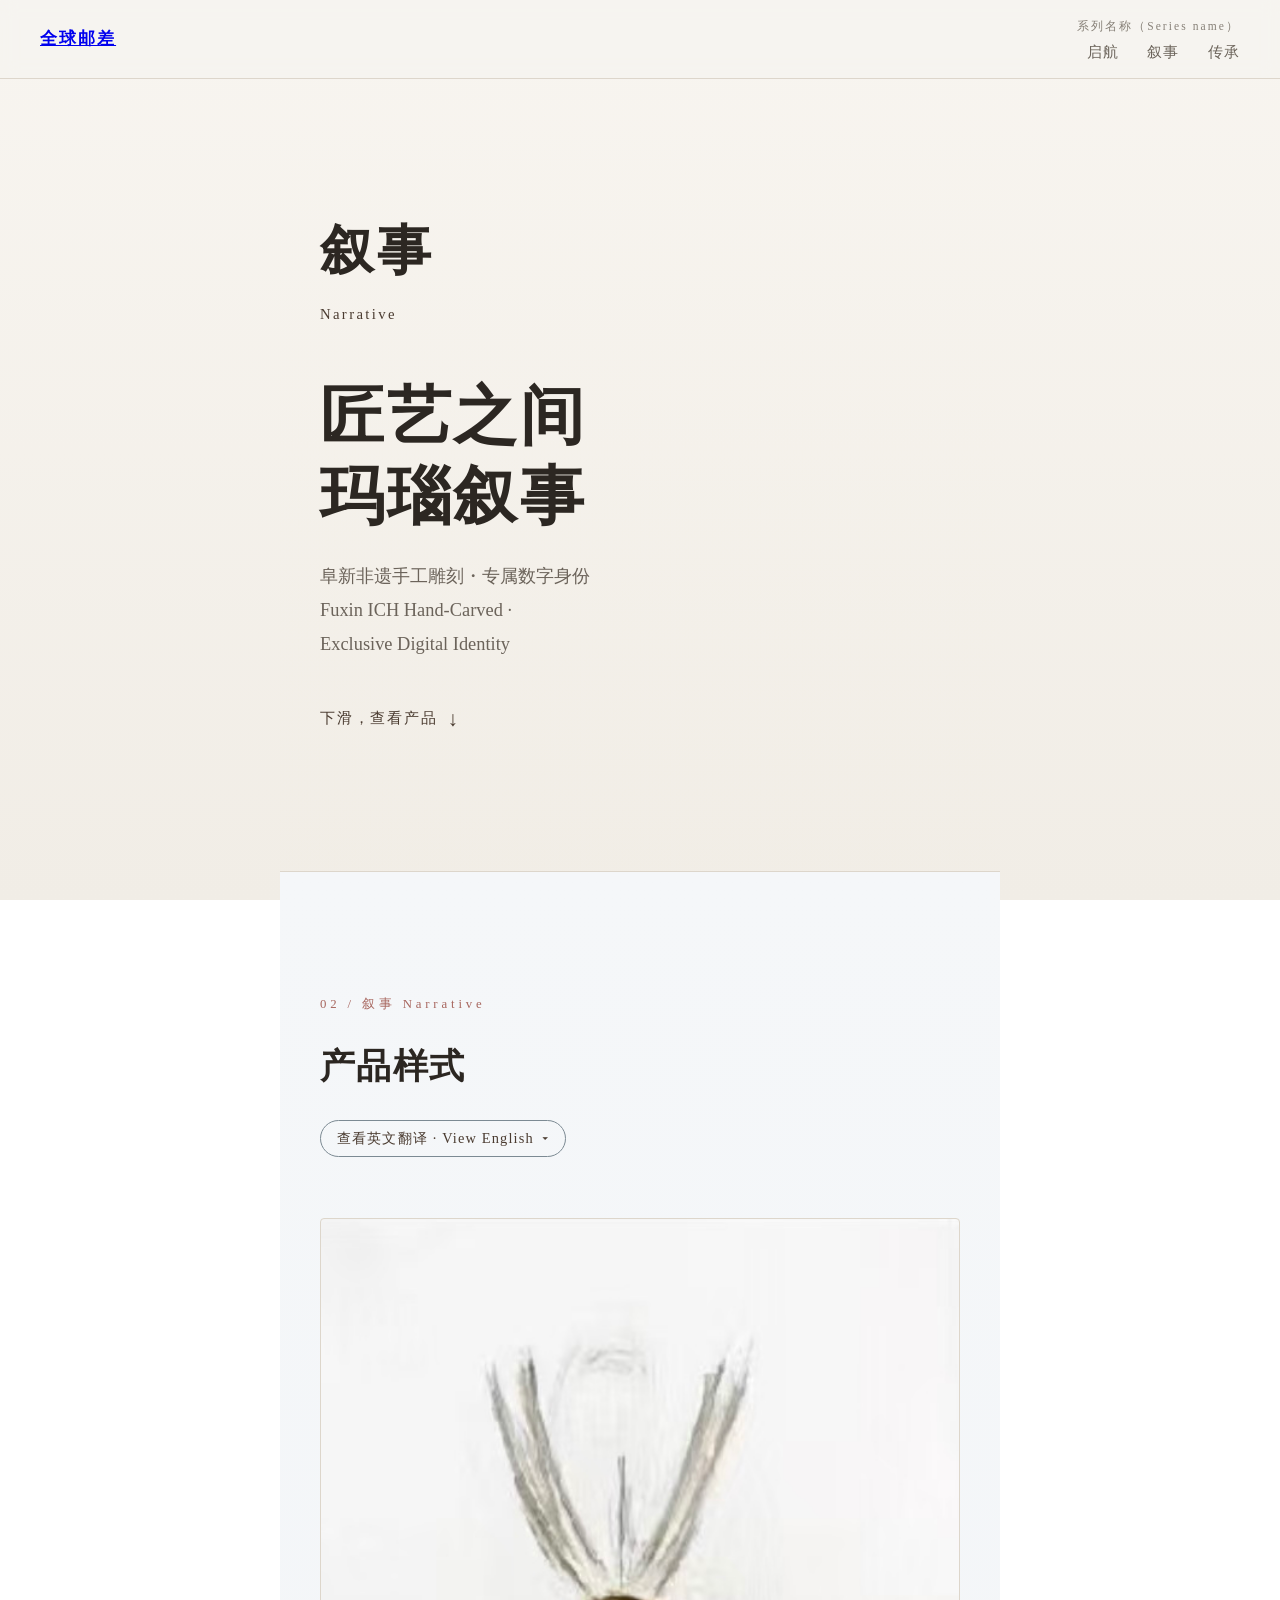
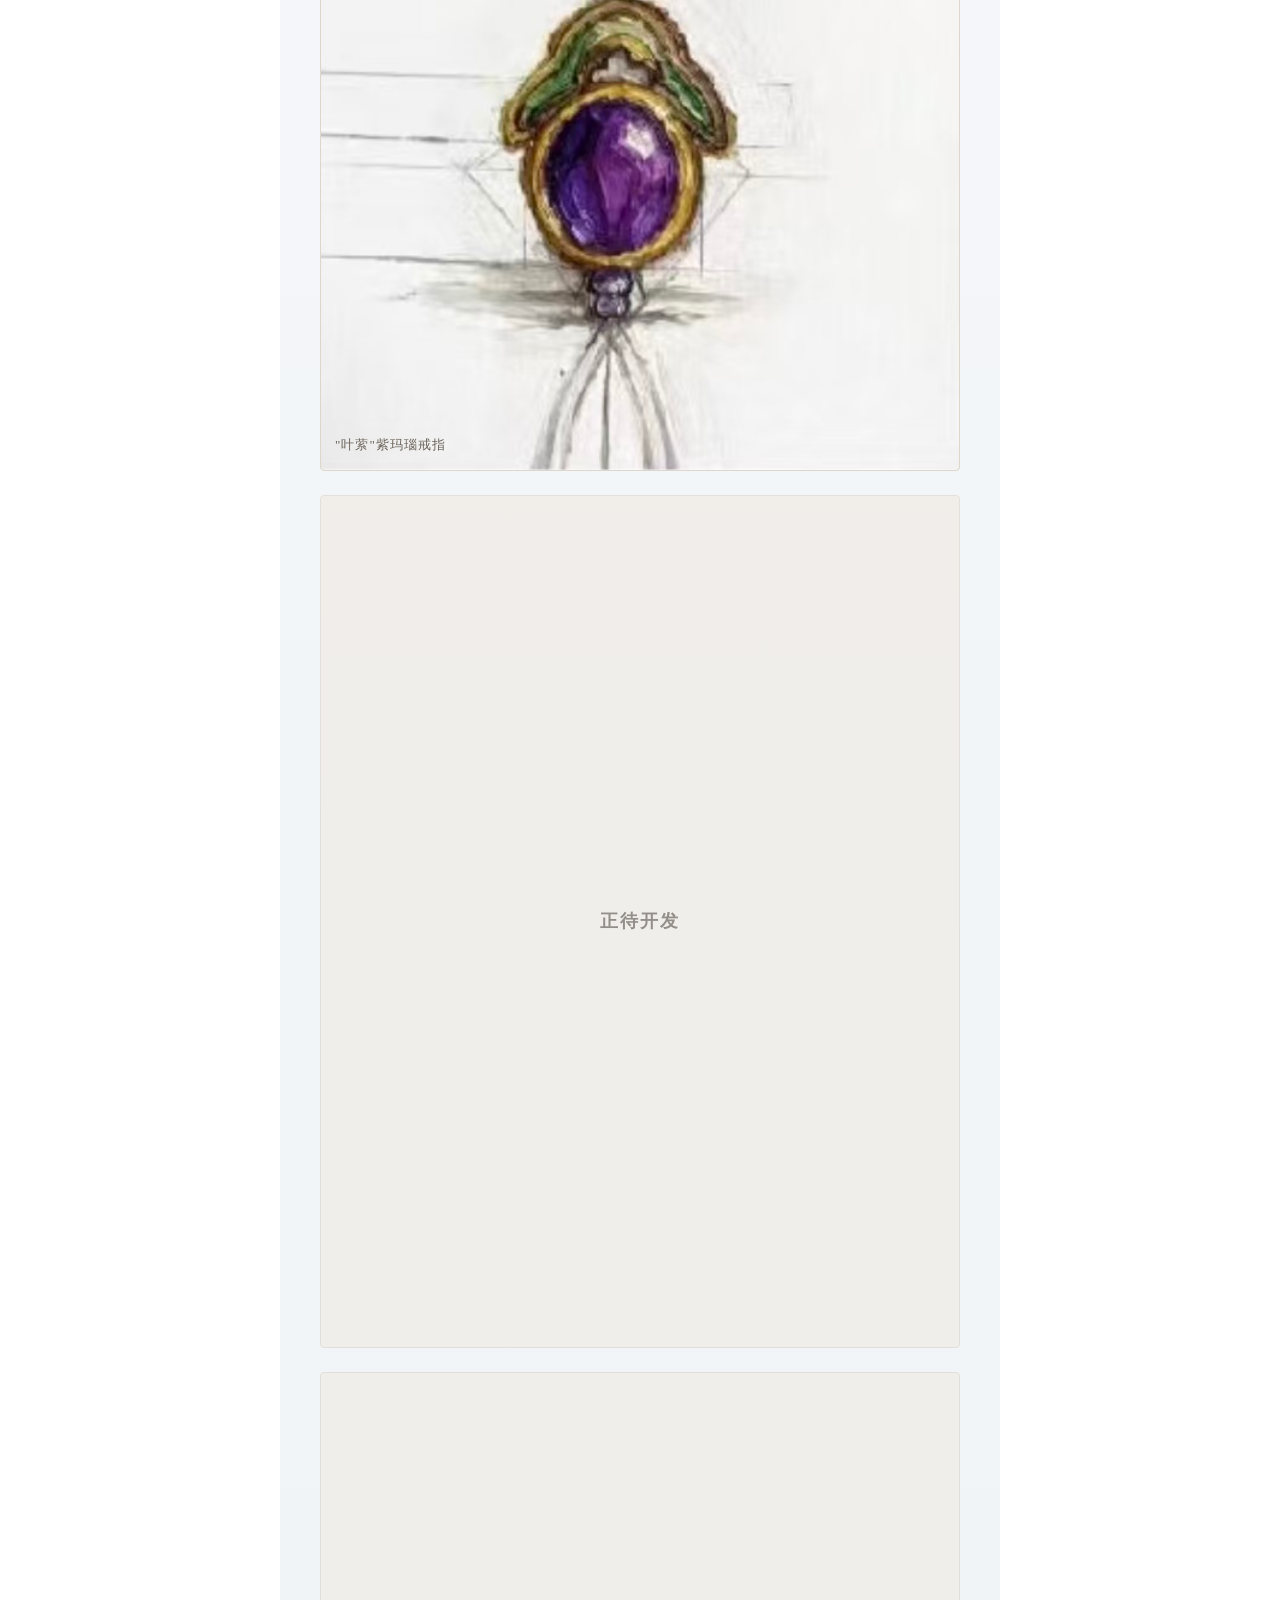
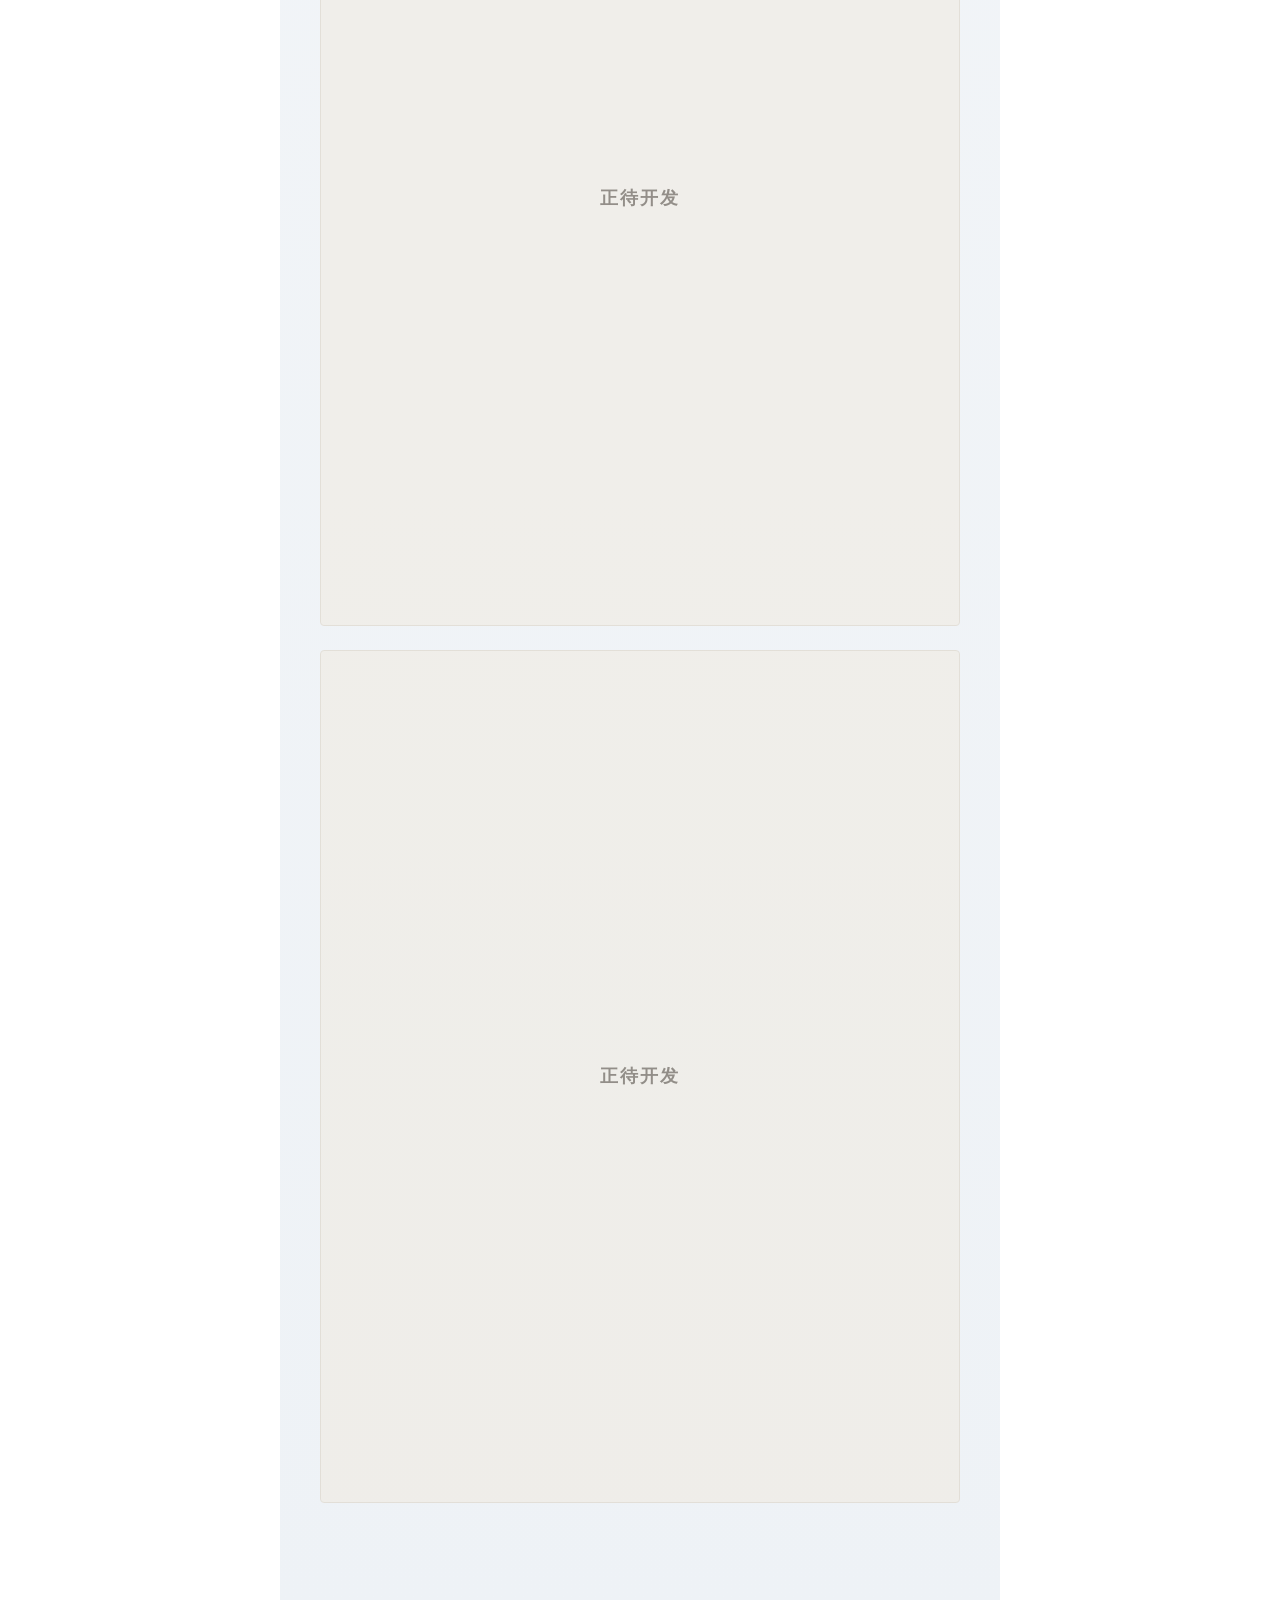
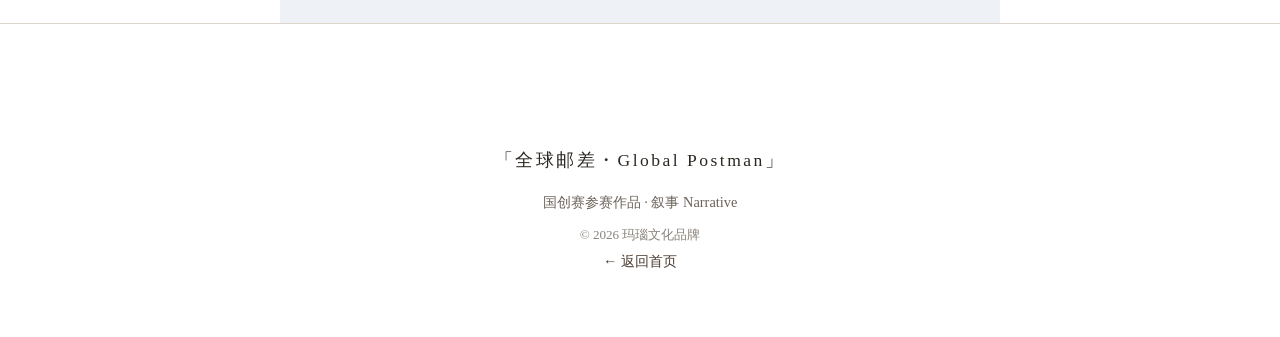
<file: 小张/narrative.html>
<!DOCTYPE html>
<html lang="zh-CN">
<head>
  <meta charset="UTF-8">
  <meta name="viewport" content="width=device-width, initial-scale=1.0, viewport-fit=cover">
  <meta name="description" content="叙事 Narrative —— 全球邮差・东方玛瑙的工艺与故事。">
  <meta name="theme-color" content="#f7f3ec">
  <title>叙事 Narrative · 玛瑙</title>
  <link rel="stylesheet" href="styles.css">
</head>
<body>
  <!-- 顶部极简导航 -->
  <header class="site-header">
    <a class="brand" href="index.html">全球邮差</a>
    <nav class="nav nav--series">
      <span class="nav-label">系列名称（Series name）</span>
      <div class="nav-links">
        <a href="essence.html">启航</a>
        <a href="narrative.html">叙事</a>
        <a href="legacy.html">传承</a>
      </div>
    </nav>
  </header>

  <!-- 叙事 Narrative -->
  <section class="cover texture" id="top">
    <p class="eyebrow reveal">叙事</p>
    <p class="eyebrow-en reveal">Narrative</p>
    <h1 class="cover-title reveal">匠艺之间<br>玛瑙叙事</h1>
    <p class="cover-sub reveal">阜新非遗手工雕刻・专属数字身份　Fuxin ICH Hand-Carved ·<br>Exclusive Digital Identity</p>

    <a class="scroll-hint reveal" href="#narrative" aria-label="向下浏览">
      <span class="scroll-hint-text">下滑，查看产品</span>
      <span class="scroll-hint-arrow" aria-hidden="true">↓</span>
    </a>
  </section>

  <!-- 内容板块：产品样式图 -->
  <section class="block block--blue" id="narrative">
    <p class="section-label texture reveal">02 / 叙事 Narrative</p>
    <h2 class="section-title texture reveal">产品样式</h2>
    <button class="en-toggle reveal" id="enToggle" aria-expanded="false" aria-controls="enContent">
      <span class="en-toggle-label">查看英文翻译 · View English</span>
      <span class="en-toggle-arrow" aria-hidden="true">▾</span>
    </button>
    <div class="section-text section-en collapse" id="enContent">
      <p>Product Styles</p>
    </div>
    <div class="product-grid reveal">
      <a class="product-card" href="productyeying.html"><img src="images/jiezhi.jpg" alt="叶萦紫玛瑙戒指"><span class="product-name">"叶萦"紫玛瑙戒指</span></a>
      <div class="product-card product-card--placeholder"><span>正待开发</span></div>
      <div class="product-card product-card--placeholder"><span>正待开发</span></div>
      <div class="product-card product-card--placeholder"><span>正待开发</span></div>
    </div>
  </section>

  <!-- 页脚 -->
  <footer class="site-footer">
    <p class="footer-brand">「全球邮差・Global Postman」</p>
    <p class="footer-note">国创赛参赛作品 · 叙事 Narrative</p>
    <p class="footer-copy">© <span class="year"></span> 玛瑙文化品牌</p>
    <p class="footer-note"><a href="index.html" style="color:var(--brown);text-decoration:none;">← 返回首页</a></p>
  </footer>

  <script src="script.js"></script>
</body>
</html>
</file>
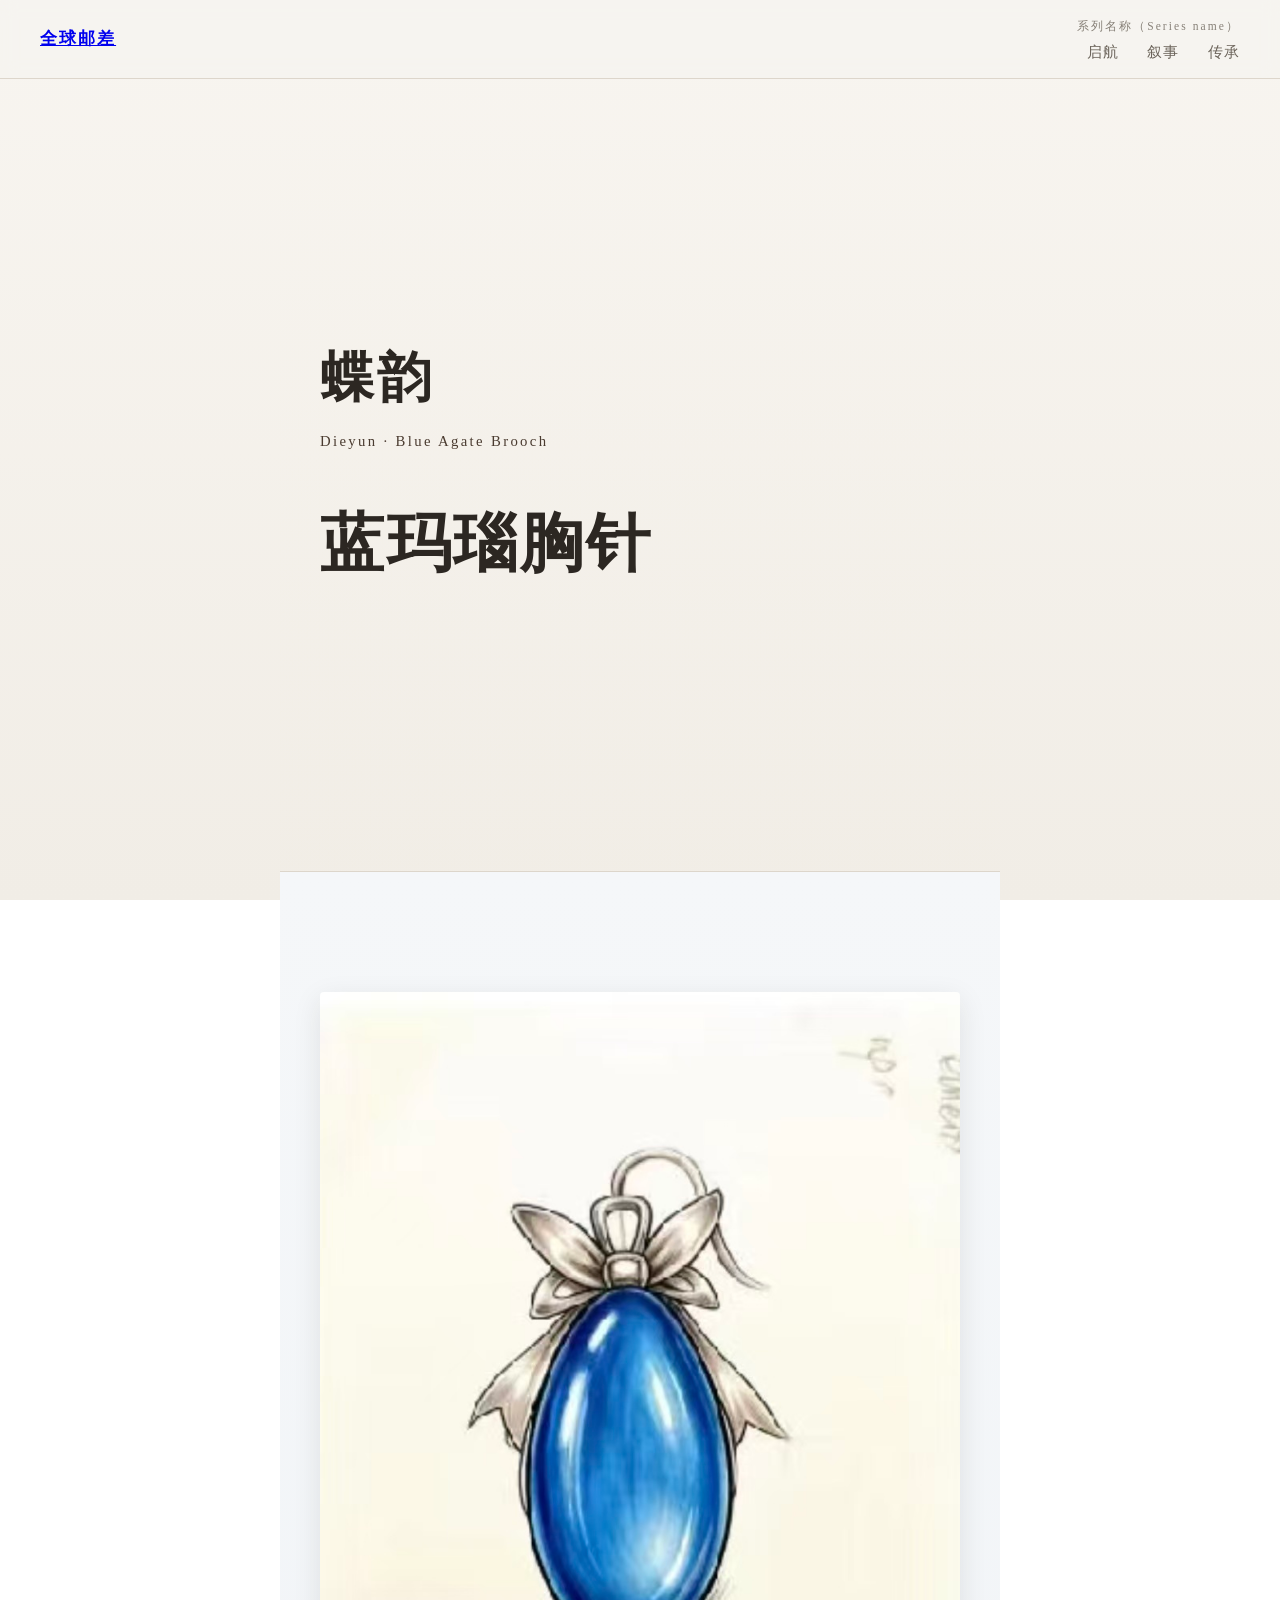
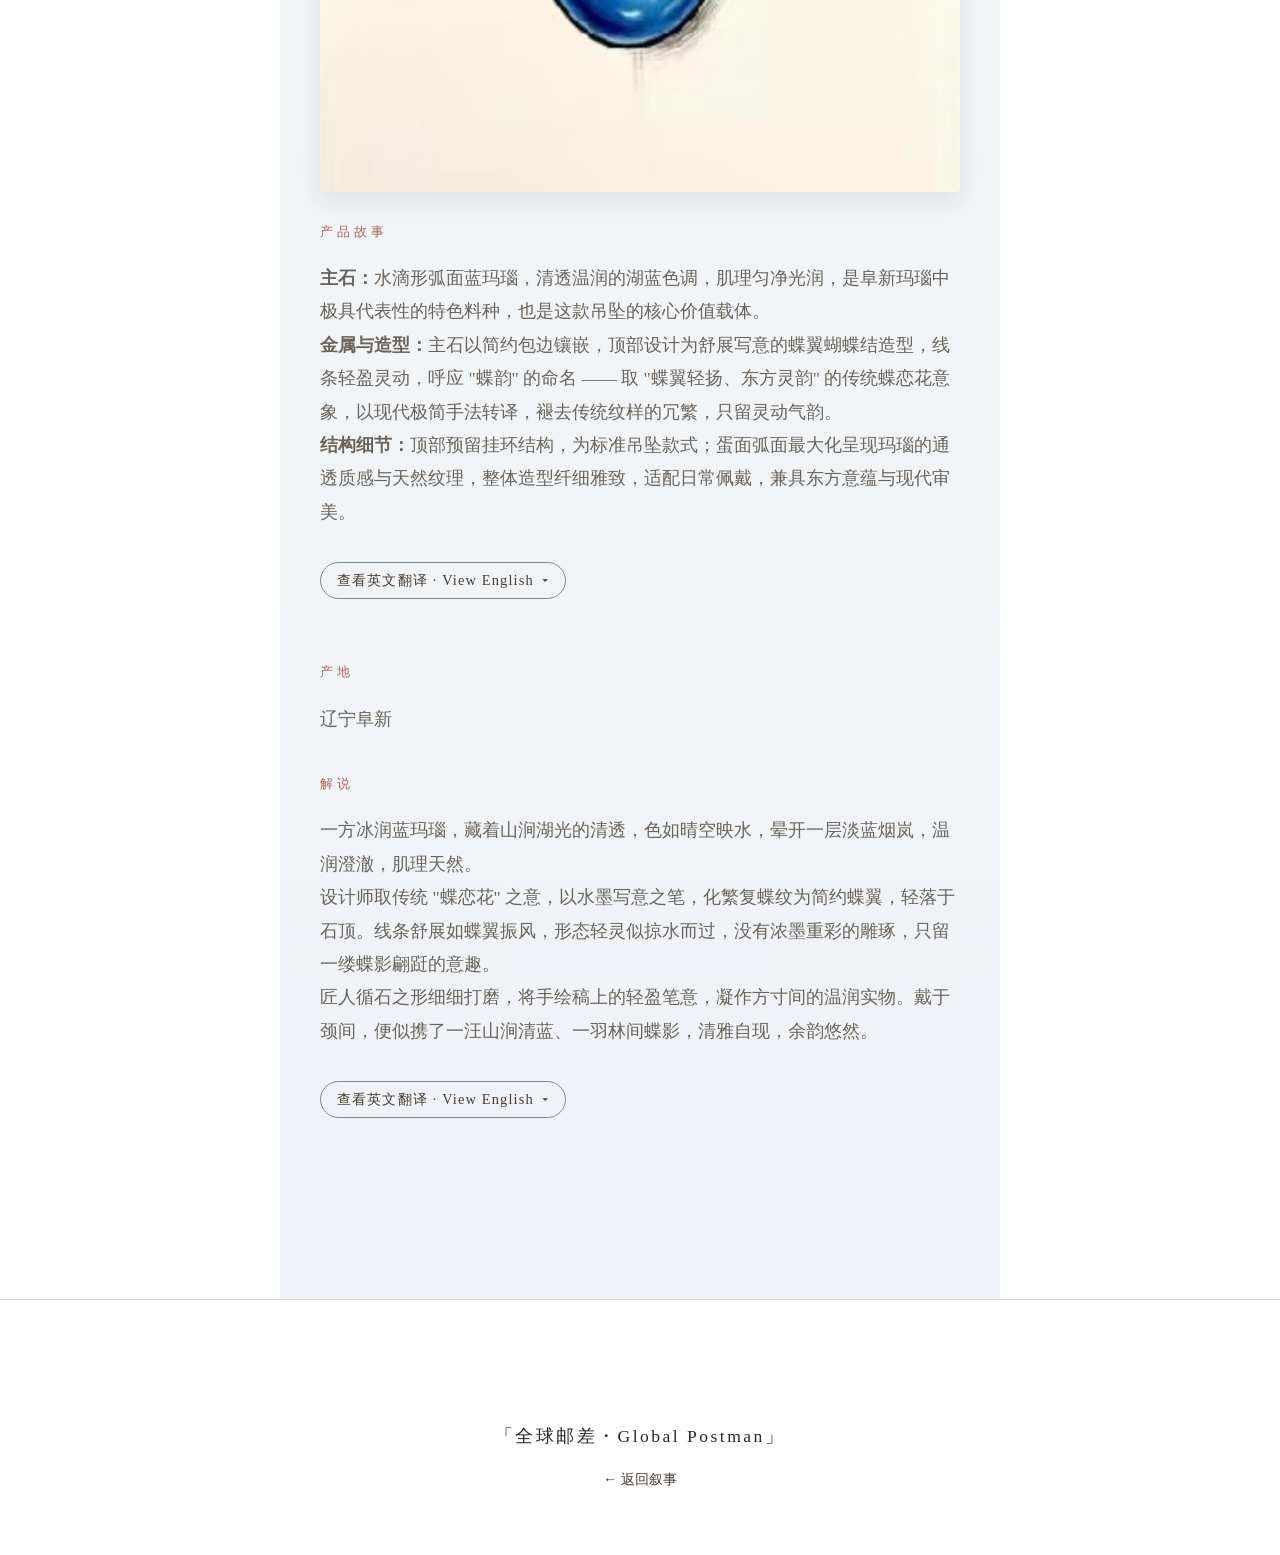
<file: 小张/productdieyun.html>
<!DOCTYPE html>
<html lang="zh-CN">
<head>
  <meta charset="UTF-8">
  <meta name="viewport" content="width=device-width, initial-scale=1.0, viewport-fit=cover">
  <meta name="description" content="蝶韵蓝玛瑙胸针 · 产品详情">
  <meta name="theme-color" content="#f7f3ec">
  <title>蝶韵蓝玛瑙胸针 · 产品详情</title>
  <link rel="stylesheet" href="styles.css">
</head>
<body>
  <!-- 顶部极简导航 -->
  <header class="site-header">
    <a class="brand" href="index.html">全球邮差</a>
    <nav class="nav nav--series">
      <span class="nav-label">系列名称（Series name）</span>
      <div class="nav-links">
        <a href="essence.html">启航</a>
        <a href="narrative.html">叙事</a>
        <a href="legacy.html">传承</a>
      </div>
    </nav>
  </header>

  <!-- 产品标题 -->
  <section class="cover texture" id="top">
    <p class="eyebrow reveal">蝶韵</p>
    <p class="eyebrow-en reveal">Dieyun · Blue Agate Brooch</p>
    <h1 class="cover-title reveal">蓝玛瑙胸针</h1>
  </section>

  <!-- 产品详情（骨架，待填充） -->
  <section class="block block--blue" id="detail">
    <div class="culture-image reveal">
      <img src="images/photo1 (1).jpg" alt="蝶韵蓝玛瑙胸针">
    </div>

    <p class="section-label texture reveal">产品故事</p>
    <div class="section-text reveal">
      <p>
        <strong>主石：</strong>水滴形弧面蓝玛瑙，清透温润的湖蓝色调，肌理匀净光润，是阜新玛瑙中极具代表性的特色料种，也是这款吊坠的核心价值载体。
      </p>
      <p>
        <strong>金属与造型：</strong>主石以简约包边镶嵌，顶部设计为舒展写意的蝶翼蝴蝶结造型，线条轻盈灵动，呼应 "蝶韵" 的命名 —— 取 "蝶翼轻扬、东方灵韵" 的传统蝶恋花意象，以现代极简手法转译，褪去传统纹样的冗繁，只留灵动气韵。
      </p>
      <p>
        <strong>结构细节：</strong>顶部预留挂环结构，为标准吊坠款式；蛋面弧面最大化呈现玛瑙的通透质感与天然纹理，整体造型纤细雅致，适配日常佩戴，兼具东方意蕴与现代审美。
      </p>
    </div>

    <button class="en-toggle reveal" id="enToggle-story" aria-expanded="false" aria-controls="enContent-story">
      <span class="en-toggle-label">查看英文翻译 · View English</span>
      <span class="en-toggle-arrow" aria-hidden="true">▾</span>
    </button>
    <div class="section-text section-en collapse" id="enContent-story">
      <p>
        <strong>Main Stone:</strong> A teardrop cabochon blue agate in a clear, warm lake-blue hue with a smooth, lustrous texture. It is a highly representative signature variety of Fuxin agate and serves as the core value carrier of this pendant.
      </p>
      <p>
        <strong>Metalwork &amp; Design:</strong> The central stone is set in a minimalist bezel, topped with a graceful, freehand butterfly-bow motif with light, flowing lines. The design echoes the name Dieyun (Butterfly Charm), drawing from the classic Chinese "butterfly and flower" aesthetic of delicate grace and oriental allure. Reinterpreted through a modern minimalist approach, it strips away the ornateness of traditional patterns while retaining its vivid, ethereal spirit.
      </p>
      <p>
        <strong>Structural Details:</strong> A bail is reserved at the top for a standard pendant design. The domed cabochon cut maximizes the agate's translucent texture and natural grain. With a slender, elegant silhouette ideal for everyday wear, it balances oriental artistic conception with contemporary aesthetics.
      </p>
    </div>

    <p class="section-label texture reveal">产地</p>
    <div class="section-text reveal">
      <p>辽宁阜新</p>
    </div>

    <p class="section-label texture reveal">解说</p>
    <div class="section-text reveal">
      <p>
        一方冰润蓝玛瑙，藏着山涧湖光的清透，色如晴空映水，晕开一层淡蓝烟岚，温润澄澈，肌理天然。
      </p>
      <p>
        设计师取传统 "蝶恋花" 之意，以水墨写意之笔，化繁复蝶纹为简约蝶翼，轻落于石顶。线条舒展如蝶翼振风，形态轻灵似掠水而过，没有浓墨重彩的雕琢，只留一缕蝶影翩跹的意趣。
      </p>
      <p>
        匠人循石之形细细打磨，将手绘稿上的轻盈笔意，凝作方寸间的温润实物。戴于颈间，便似携了一汪山涧清蓝、一羽林间蝶影，清雅自现，余韵悠然。
      </p>
    </div>

    <button class="en-toggle reveal" id="enToggle-desc" aria-expanded="false" aria-controls="enContent-desc">
      <span class="en-toggle-label">查看英文翻译 · View English</span>
      <span class="en-toggle-arrow" aria-hidden="true">▾</span>
    </button>
    <div class="section-text section-en collapse" id="enContent-desc">
      <p>
        This icy, luminous blue agate holds the clarity of mountain lakes. Its hue evokes a clear sky reflected in water, diffused like pale blue mist across rice paper — warm, pure, with a naturally formed texture.
      </p>
      <p>
        Drawing inspiration from the classic "butterfly and flower" motif in Chinese aesthetics, the designer applies the freehand spirit of ink wash painting, transforming elaborate butterfly patterns into a minimalist silhouette resting lightly atop the stone. Its lines stretch like wings catching the wind; its form glides light as a butterfly skimming water. There is no heavy, ornate carving — only the subtle charm of a fluttering butterfly shadow.
      </p>
      <p>
        The artisan polishes meticulously along the stone's natural contour, translating the light, delicate brushwork of the original sketch into a warm, tangible piece of art. Worn close to the neck, it carries the crisp blue of a mountain stream and the grace of a woodland butterfly, exuding quiet elegance with a lasting, lingering charm.
      </p>
    </div>
  </section>

  <!-- 页脚 -->
  <footer class="site-footer">
    <p class="footer-brand">「全球邮差・Global Postman」</p>
    <p class="footer-note"><a href="narrative.html" style="color:var(--brown);text-decoration:none;">← 返回叙事</a></p>
  </footer>

  <script src="script.js"></script>
</body>
</html>
</file>
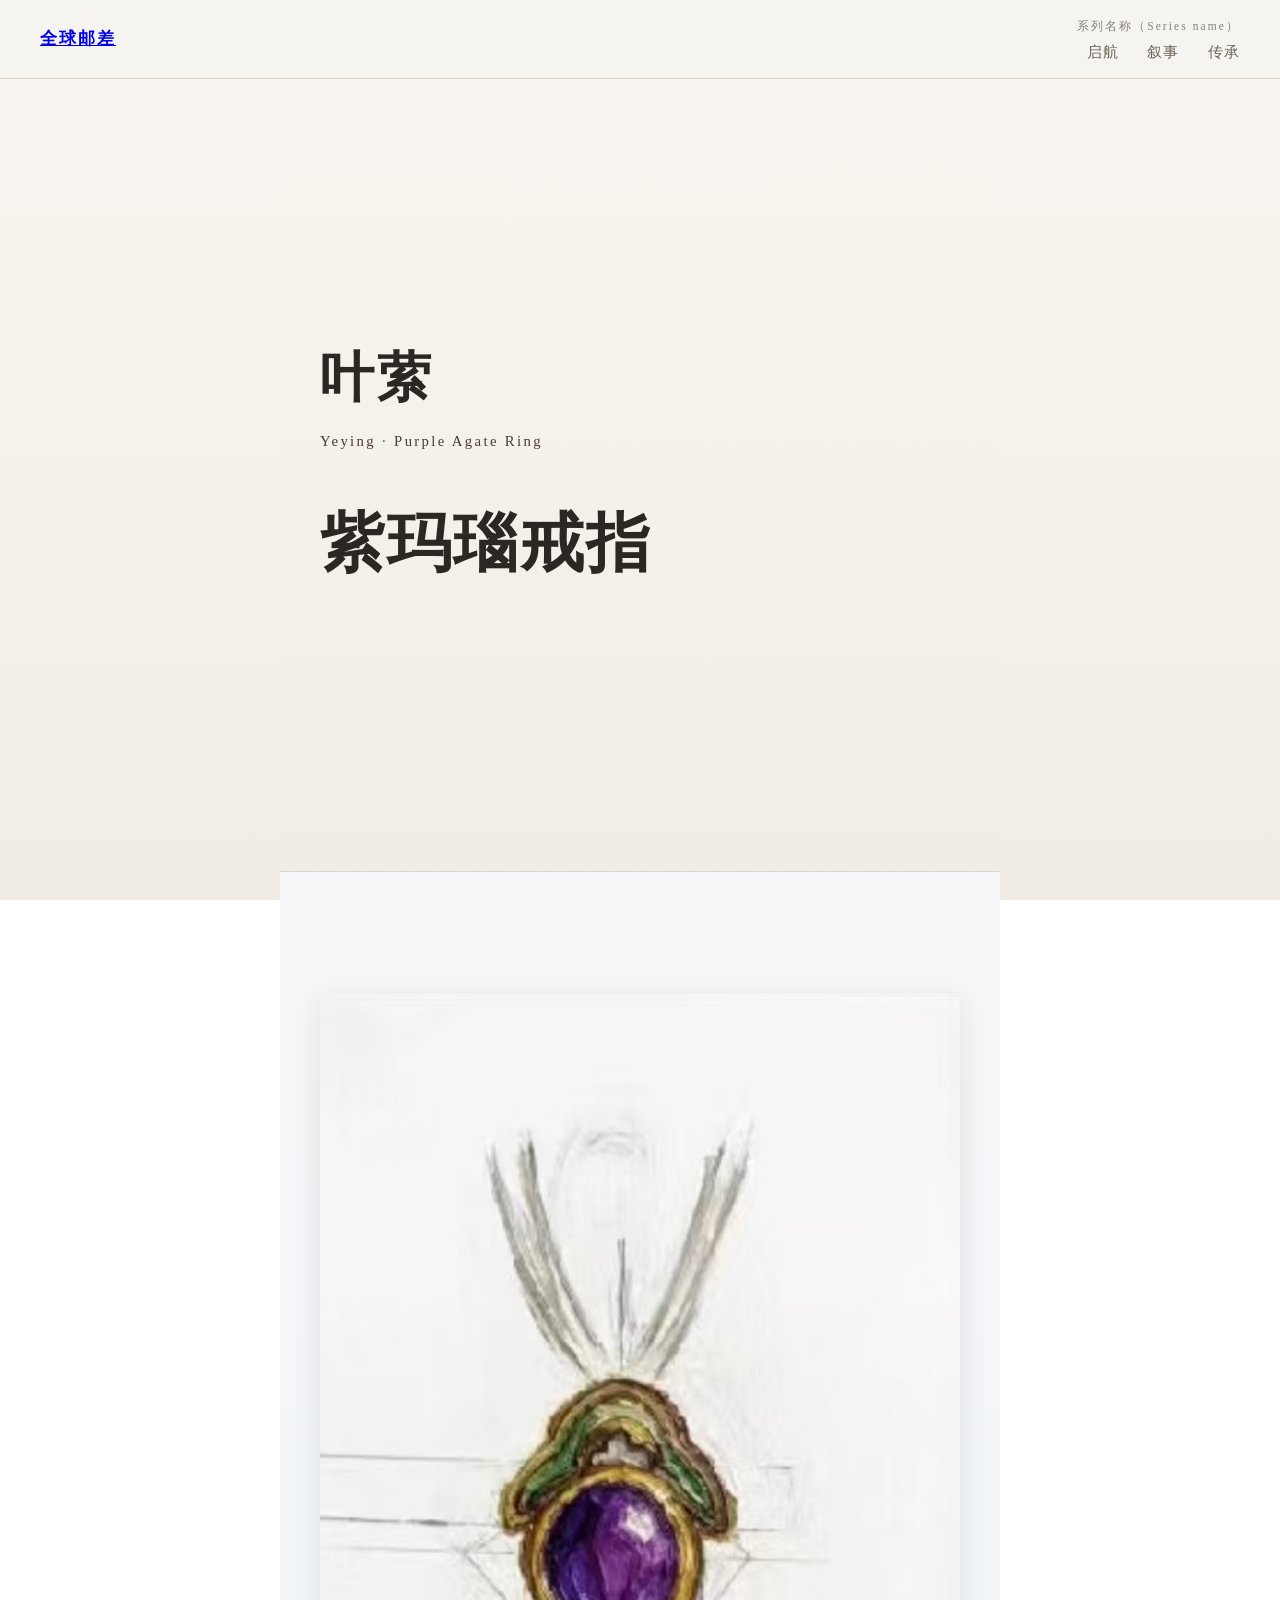
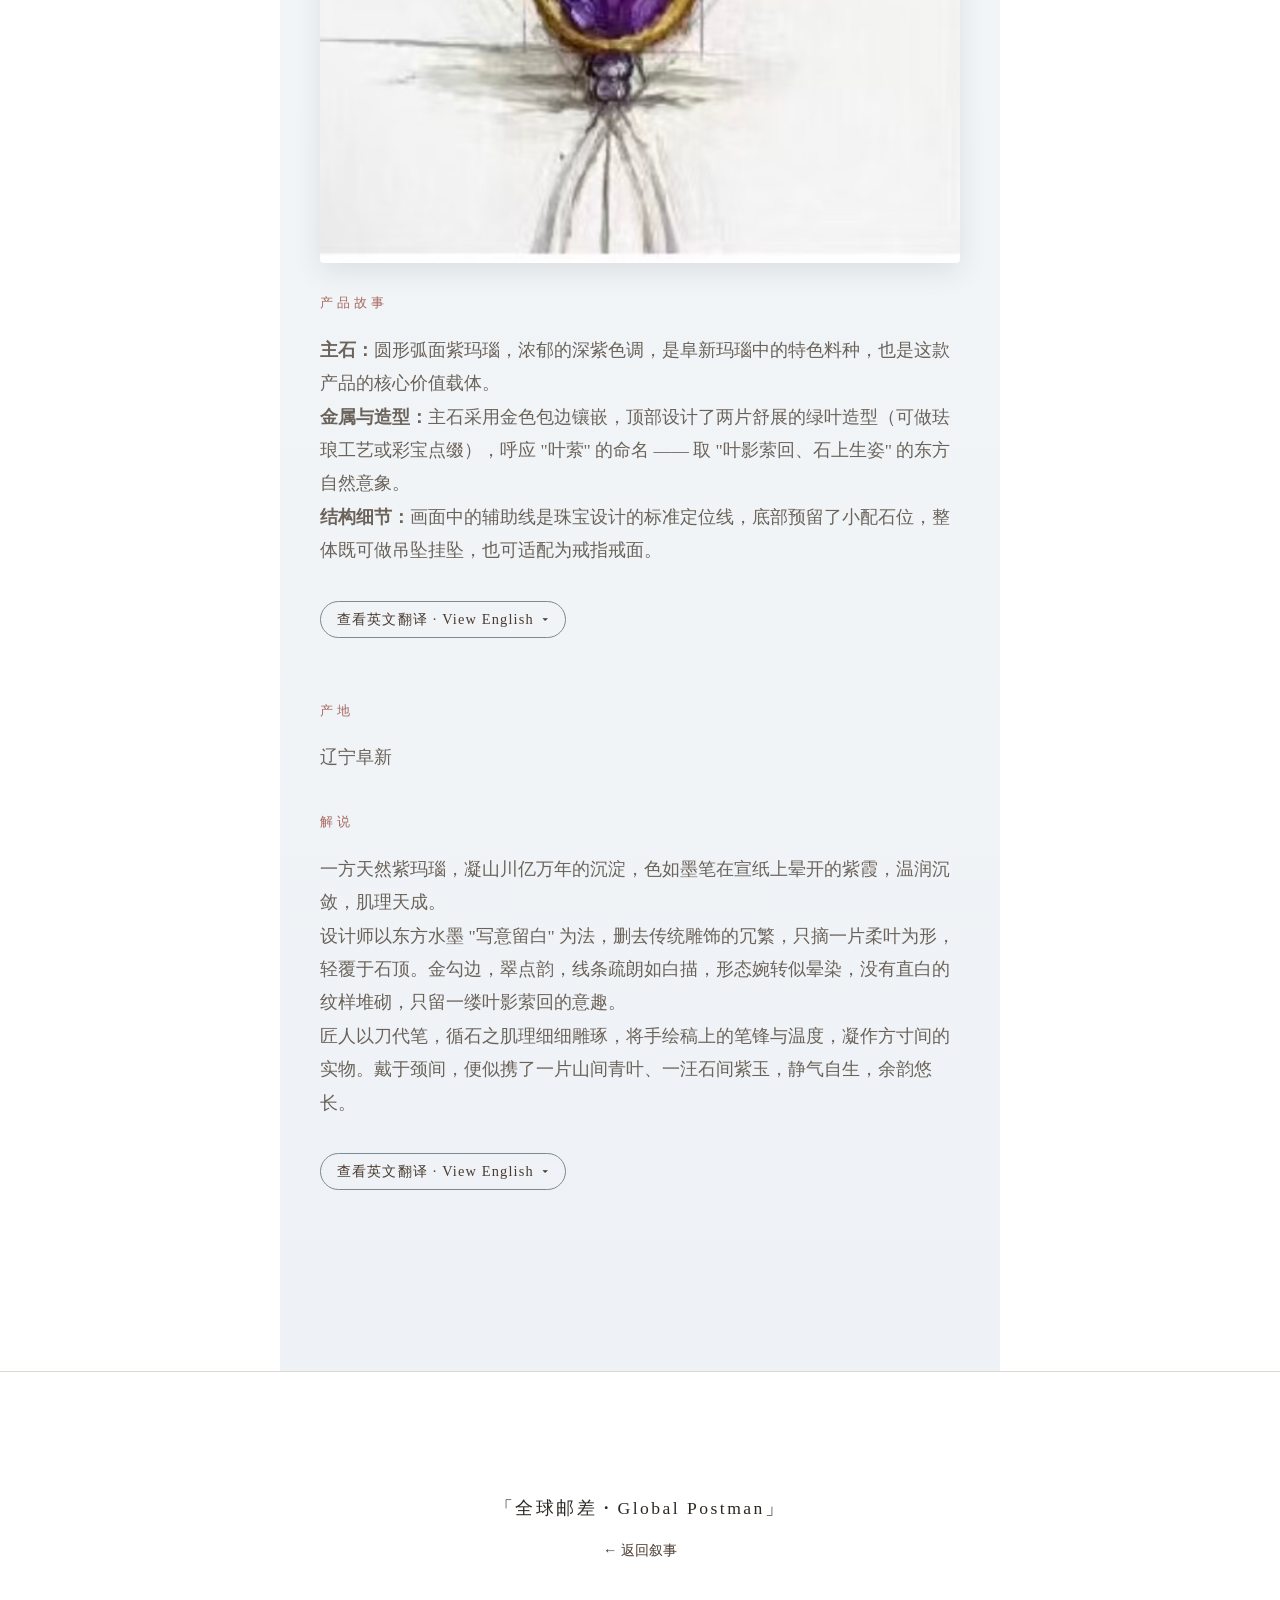
<file: 小张/productyeying.html>
<!DOCTYPE html>
<html lang="zh-CN">
<head>
  <meta charset="UTF-8">
  <meta name="viewport" content="width=device-width, initial-scale=1.0, viewport-fit=cover">
  <meta name="description" content="叶萦紫玛瑙戒指 · 产品详情">
  <meta name="theme-color" content="#f7f3ec">
  <title>叶萦紫玛瑙戒指 · 产品详情</title>
  <link rel="stylesheet" href="styles.css">
</head>
<body>
  <!-- 顶部极简导航 -->
  <header class="site-header">
    <a class="brand" href="index.html">全球邮差</a>
    <nav class="nav nav--series">
      <span class="nav-label">系列名称（Series name）</span>
      <div class="nav-links">
        <a href="essence.html">启航</a>
        <a href="narrative.html">叙事</a>
        <a href="legacy.html">传承</a>
      </div>
    </nav>
  </header>

  <!-- 产品标题 -->
  <section class="cover texture" id="top">
    <p class="eyebrow reveal">叶萦</p>
    <p class="eyebrow-en reveal">Yeying · Purple Agate Ring</p>
    <h1 class="cover-title reveal">紫玛瑙戒指</h1>
  </section>

  <!-- 产品详情（骨架，待填充） -->
  <section class="block block--blue" id="detail">
    <div class="culture-image reveal">
      <img src="images/jiezhi.jpg" alt="叶萦紫玛瑙戒指">
    </div>

    <p class="section-label texture reveal">产品故事</p>
    <div class="section-text reveal">
      <p>
        <strong>主石：</strong>圆形弧面紫玛瑙，浓郁的深紫色调，是阜新玛瑙中的特色料种，也是这款产品的核心价值载体。
      </p>
      <p>
        <strong>金属与造型：</strong>主石采用金色包边镶嵌，顶部设计了两片舒展的绿叶造型（可做珐琅工艺或彩宝点缀），呼应 "叶萦" 的命名 —— 取 "叶影萦回、石上生姿" 的东方自然意象。
      </p>
      <p>
        <strong>结构细节：</strong>画面中的辅助线是珠宝设计的标准定位线，底部预留了小配石位，整体既可做吊坠挂坠，也可适配为戒指戒面。
      </p>
    </div>

    <button class="en-toggle reveal" id="enToggle-story" aria-expanded="false" aria-controls="enContent-story">
      <span class="en-toggle-label">查看英文翻译 · View English</span>
      <span class="en-toggle-arrow" aria-hidden="true">▾</span>
    </button>
    <div class="section-text section-en collapse" id="enContent-story">
      <p>
        <strong>Main Stone:</strong> A round cabochon purple agate in a rich deep purple hue. It is a signature variety of Fuxin agate and serves as the core value carrier of this piece.
      </p>
      <p>
        <strong>Metalwork &amp; Design:</strong> The central stone is secured in a gold-toned bezel setting, topped with two graceful leaf motifs that can be finished with enamel craftsmanship or accented with colored gemstones. The design echoes the name Yeying (Leaf Echo), drawing from the Eastern natural aesthetic of "lingering leaf shadows casting delicate charm upon the stone".
      </p>
      <p>
        <strong>Structural Details:</strong> The guide lines in the sketch are standard positioning references for jewelry design. A small setting for an accent stone is reserved at the bottom. The overall design can be adapted into either a pendant charm or a ring center stone.
      </p>
    </div>

    <p class="section-label texture reveal">产地</p>
    <div class="section-text reveal">
      <p>辽宁阜新</p>
    </div>

    <p class="section-label texture reveal">解说</p>
    <div class="section-text reveal">
      <p>
        一方天然紫玛瑙，凝山川亿万年的沉淀，色如墨笔在宣纸上晕开的紫霞，温润沉敛，肌理天成。
      </p>
      <p>
        设计师以东方水墨 "写意留白" 为法，删去传统雕饰的冗繁，只摘一片柔叶为形，轻覆于石顶。金勾边，翠点韵，线条疏朗如白描，形态婉转似晕染，没有直白的纹样堆砌，只留一缕叶影萦回的意趣。
      </p>
      <p>
        匠人以刀代笔，循石之肌理细细雕琢，将手绘稿上的笔锋与温度，凝作方寸间的实物。戴于颈间，便似携了一片山间青叶、一汪石间紫玉，静气自生，余韵悠长。
      </p>
    </div>

    <button class="en-toggle reveal" id="enToggle-desc" aria-expanded="false" aria-controls="enContent-desc">
      <span class="en-toggle-label">查看英文翻译 · View English</span>
      <span class="en-toggle-arrow" aria-hidden="true">▾</span>
    </button>
    <div class="section-text section-en collapse" id="enContent-desc">
      <p>
        This natural purple agate, forged over millions of years by the forces of mountains and waters, bears the hue of purple mist diffused by an ink brush across rice paper. It exudes a warm, understated elegance, with its texture entirely shaped by nature.
      </p>
      <p>
        Drawing on the aesthetics of freehand brushwork and intentional negative space in Eastern ink wash painting, the designer strips away the ornateness of traditional carvings. Only a soft leaf silhouette rests gently atop the stone, framed by a gilded bezel with verdant enamel accents. Its clean lines echo the precision of line drawing, while its flowing contours evoke the soft gradation of ink wash. Rather than overt decorative patterns, it retains the subtle charm of lingering leaf shadows.
      </p>
      <p>
        The artisan wields a chisel as a painter wields a brush, carving meticulously along the stone's natural grain. The brushstrokes and warmth of the original hand-drawn sketch are thus preserved in this tiny, tangible piece. Worn close to the skin, it carries the quiet grace of a mountain leaf and the depth of a stone-born purple gem, imparting serene poise with enduring elegance.
      </p>
    </div>
  </section>

  <!-- 页脚 -->
  <footer class="site-footer">
    <p class="footer-brand">「全球邮差・Global Postman」</p>
    <p class="footer-note"><a href="narrative.html" style="color:var(--brown);text-decoration:none;">← 返回叙事</a></p>
  </footer>

  <script src="script.js"></script>
</body>
</html>
</file>
<file: 小张/styles.css>
:root {
  /* 克制的东方美学 · 轻奢极简 */
  /* 底色：米白 / 浅暖灰，大面积留白 */
  --bg: #f6f4ef;          /* 米白 */
  --bg-warm: #ece9e3;     /* 浅暖灰 */
  --bg-soft: #f0ece4;     /* 卡片/分区底色 */
  /* 强调色：深棕 / 墨黑，文字与按钮 */
  --ink: #2c2722;         /* 墨黑（偏暖） */
  --ink-soft: #6b635a;    /* 次级文字 */
  --brown: #4a3b30;       /* 深棕，按钮/强调 */
  /* 辅助色：低饱和玛瑙系，点缀与系列区分 */
  --blue: #7c8a93;        /* 烟灰蓝 · 蓝玛瑙 */
  --red: #a8675f;         /* 豆沙红 · 红玛瑙 */
  --green: #7e8b6f;       /* 苔绿 · 水草玛瑙 */
  --accent: var(--brown); /* 默认强调用深棕 */
  --line: #ddd6cb;        /* 细线 */
  --radius: 4px;          /* 极小圆角，更显克制 */
  --max-w: 720px;
  --space: clamp(64px, 14vw, 120px);

  /* 渐变背景：从上到下的极浅暖调 */
  /* 通用款：暖米白 → 浅燕麦，适配红玛瑙/水草玛瑙等多数品类 */
  --grad-top: #f8f5f0;
  --grad-bottom: #f1ede6;
  /* 蓝玛瑙款：冷调米白 → 极浅灰蓝 */
  --grad-blue-top: #f5f7f9;
  --grad-blue-bottom: #eef2f6;
  /* 紫玛瑙款：极淡紫调 */
  --grad-purple-top: #f7f5f8;
  --grad-purple-bottom: #f0eef5;
}

* {
  margin: 0;
  padding: 0;
  box-sizing: border-box;
}

html {
  scroll-behavior: smooth;
}

body {
  font-family: "Songti SC", "STSong", "SimSun", "Noto Serif SC", Georgia, serif;
  /* 通用款：暖米白 → 浅燕麦，从上到下的极浅渐变 */
  background: linear-gradient(180deg, var(--grad-top) 0%, var(--grad-bottom) 100%);
  background-attachment: fixed;
  color: var(--ink);
  line-height: 1.9;
  -webkit-font-smoothing: antialiased;
  text-rendering: optimizeLegibility;
}

/* 蓝玛瑙款渐变（用于蓝玛瑙系列板块） */
.block--blue {
  background: linear-gradient(180deg, var(--grad-blue-top) 0%, var(--grad-blue-bottom) 100%);
}

/* 紫玛瑙款渐变（预留，给紫玛瑙系列使用） */
.block--purple {
  background: linear-gradient(180deg, var(--grad-purple-top) 0%, var(--grad-purple-bottom) 100%);
}

/* 整页蓝玛瑙背景（用于首页，与文化板块一致） */
body.page-blue {
  background: linear-gradient(180deg, var(--grad-blue-top) 0%, var(--grad-blue-bottom) 100%);
  background-attachment: fixed;
}

/* 极细天然肌理：宣纸/石材感，透明度 5%-10%，柔光混合。
   程序化生成，无需外部图片，便于部署。仅在首屏与标题区叠加，
   正文故事区域保持纯底，保证可读性。 */
.texture {
  position: relative;
}

.texture::before {
  content: "";
  position: absolute;
  inset: 0;
  pointer-events: none;
  z-index: 0;
  opacity: 0.08;                       /* 8%，落在 5%-10% 区间 */
  mix-blend-mode: soft-light;          /* 柔光 */
  background-image:
    repeating-linear-gradient(0deg, rgba(80, 70, 60, 0.5) 0 1px, transparent 1px 3px),
    repeating-linear-gradient(90deg, rgba(80, 70, 60, 0.5) 0 1px, transparent 1px 3px),
    repeating-linear-gradient(45deg, rgba(90, 80, 70, 0.35) 0 1px, transparent 1px 7px),
    repeating-linear-gradient(-45deg, rgba(90, 80, 70, 0.35) 0 1px, transparent 1px 9px);
  background-size: 3px 3px, 3px 3px, 7px 7px, 9px 9px;
}

/* 让内容浮在纹理之上 */
.texture > * {
  position: relative;
  z-index: 1;
}

/* 顶部导航 */
.site-header {
  position: sticky;
  top: 0;
  z-index: 10;
  display: flex;
  align-items: center;
  justify-content: space-between;
  padding: 16px clamp(20px, 6vw, 40px);
  background: rgba(246, 244, 239, 0.82);
  backdrop-filter: blur(8px);
  border-bottom: 1px solid var(--line);
}

.brand {
  font-size: 1.05rem;
  letter-spacing: 0.12em;
  font-weight: 600;
}

.nav {
  display: flex;
  gap: clamp(14px, 4vw, 28px);
}

.nav a {
  color: var(--ink-soft);
  text-decoration: none;
  font-size: 0.92rem;
  letter-spacing: 0.08em;
  transition: color 0.25s;
  display: flex;
  flex-direction: column;
  align-items: center;
  gap: 2px;
  line-height: 1.2;
}

.nav a .nav-en {
  font-size: 0.62rem;
  letter-spacing: 0.08em;
  text-transform: uppercase;
  opacity: 0.65;
}

.nav a:hover {
  color: var(--brown);
}

/* 子页面导航：系列名称标签在链接上方 */
.nav--series {
  flex-direction: column;
  align-items: flex-end;
  gap: 6px;
}

.nav-label {
  font-size: 0.72rem;
  letter-spacing: 0.18em;
  color: var(--ink-soft);
  opacity: 0.8;
}

.nav-links {
  display: flex;
  gap: clamp(14px, 4vw, 28px);
}

/* 封面 */
.cover {
  min-height: 88vh;
  display: flex;
  flex-direction: column;
  justify-content: center;
  align-items: flex-start;
  padding: var(--space) clamp(20px, 6vw, 40px);
  max-width: var(--max-w);
  margin: 0 auto;
}

/* 封面独立品牌展示区 */
/* 封面独立品牌展示区 */
.brand-showcase {
  width: 100%;
  max-width: 180px; /* 原 240px 缩小 1/4 */
  margin-bottom: 40px;
  padding-bottom: 28px;
  border-bottom: 1px solid var(--line);
}

.brand-showcase img {
  width: 100%;
  height: auto;
  display: block;
}

/* 主标题：每一块玛瑙都有它的故事 */
.eyebrow {
  font-size: clamp(2rem, 9vw, 3.4rem);
  font-weight: 600;
  line-height: 1.3;
  letter-spacing: 0.06em;
  color: var(--ink);
  margin-bottom: 14px;
}
/* 辅助英文：与主标题拉开字号差，行距宽松 */
.eyebrow-en {
  font-size: 0.92rem;
  letter-spacing: 0.16em;
  line-height: 1.9;
  color: var(--brown);
  margin-bottom: 30px;
}

.cover-title {
  font-size: clamp(2.4rem, 11vw, 4rem);
  font-weight: 600;
  line-height: 1.25;
  letter-spacing: 0.04em;
  margin-top: 18px;
  margin-bottom: 22px;
}

.cover-sub {
  font-size: clamp(1rem, 3.6vw, 1.15rem);
  line-height: 1.85;
  color: var(--ink-soft);
  max-width: 32ch;
  margin-bottom: 36px;
}

/* 首页三个导航键 */
.home-nav {
  display: flex;
  gap: clamp(12px, 4vw, 24px);
  margin-bottom: 44px;
  flex-wrap: wrap;
}

.home-nav-item {
  display: flex;
  flex-direction: column;
  align-items: center;
  gap: 4px;
  min-width: 96px;
  padding: 16px 22px;
  border: 1px solid var(--line);
  border-radius: var(--radius);
  background: rgba(255, 255, 255, 0.4);
  color: var(--ink);
  text-decoration: none;
  transition: border-color 0.25s, background 0.25s, transform 0.2s;
}

.home-nav-item:hover {
  border-color: var(--brown);
  background: rgba(255, 255, 255, 0.7);
  transform: translateY(-3px);
}

.home-nav-cn {
  font-size: 1.1rem;
  letter-spacing: 0.16em;
  font-weight: 600;
}

.home-nav-en {
  font-size: 0.66rem;
  letter-spacing: 0.18em;
  text-transform: uppercase;
  color: var(--brown);
  opacity: 0.85;
}

/* 下滑引导：箭头 + 文案 */
.scroll-hint {
  display: inline-flex;
  align-items: center;
  gap: 10px;
  color: var(--brown);
  text-decoration: none;
  margin-top: 8px;
  animation: float 2.4s ease-in-out infinite;
}

.scroll-hint-text {
  font-size: 0.92rem;
  letter-spacing: 0.12em;
  font-weight: 500;
}

.scroll-hint-arrow {
  font-size: 1.3rem;
  line-height: 1;
}

@keyframes float {
  0%, 100% { transform: translateY(0); }
  50% { transform: translateY(8px); }
}

/* 内容板块 */
.block {
  max-width: var(--max-w);
  margin: 0 auto;
  padding: var(--space) clamp(20px, 6vw, 40px);
  border-top: 1px solid var(--line);
}

.section-label {
  font-size: 0.8rem;
  letter-spacing: 0.3em;
  color: var(--brown);
  margin-bottom: 18px;
}

/* 系列辅助色：用低饱和玛瑙色区分板块，仅作点缀 */
.block:nth-of-type(1) .section-label { color: var(--blue); }  /* 文化 · 蓝玛瑙 */
.block:nth-of-type(2) .section-label { color: var(--red); }   /* 故事 · 红玛瑙 */
.block:nth-of-type(3) .section-label { color: var(--green); } /* 理念 · 水草玛瑙 */

.section-title {
  font-size: clamp(1.6rem, 7vw, 2.2rem);
  font-weight: 600;
  letter-spacing: 0.04em;
  margin-bottom: 22px;
}

.section-text {
  font-size: clamp(1rem, 3.6vw, 1.1rem);
  color: var(--ink-soft);
  margin-bottom: 36px;
}

/* 配图占位（保留给其他板块使用） */
.placeholder-card {
  aspect-ratio: 4 / 3;
  background:
    repeating-linear-gradient(45deg, var(--bg-soft) 0 12px, var(--bg-warm) 12px 24px);
  border: 1px solid var(--line);
  border-radius: var(--radius);
  display: flex;
  align-items: center;
  justify-content: center;
  color: var(--ink-soft);
  font-size: 0.9rem;
  letter-spacing: 0.1em;
}

/* 产品样式图网格（子页面第二屏） */
.product-grid {
  display: grid;
  grid-template-columns: 1fr;
  gap: clamp(16px, 5vw, 24px);
  margin-top: 4px;
}

.product-card {
  position: relative;
  aspect-ratio: 3 / 4;
  background:
    repeating-linear-gradient(45deg, var(--bg-soft) 0 12px, var(--bg-warm) 12px 24px);
  border: 1px solid var(--line);
  border-radius: var(--radius);
  display: flex;
  align-items: flex-end;
  padding: 12px 14px;
  color: var(--ink-soft);
  font-size: 0.82rem;
  letter-spacing: 0.08em;
  overflow: hidden;
  text-decoration: none;
  transition: border-color 0.25s, transform 0.2s;
}

.product-card:hover {
  border-color: var(--brown);
  transform: translateY(-3px);
}

.product-card img {
  position: absolute;
  inset: 0;
  width: 100%;
  height: 100%;
  object-fit: cover;
  border-radius: var(--radius);
}

.product-card .product-name {
  position: relative;
  z-index: 1;
  font-size: 0.82rem;
  letter-spacing: 0.08em;
}

/* 待开发占位卡片 */
.product-card--placeholder {
  align-items: center;
  justify-content: center;
  background: var(--bg-soft);
  color: var(--ink-soft);
  opacity: 0.7;
  cursor: default;
  font-size: 1.1rem;
  font-weight: 600;
  letter-spacing: 0.12em;
}

.product-card--placeholder:hover {
  border-color: var(--line);
  transform: none;
}

/* 文化配图：真实玛瑙图片 */
.culture-image {
  margin-bottom: 28px;
}

.culture-image img {
  width: 100%;
  height: auto;
  display: block;
  border-radius: var(--radius);
  box-shadow: 0 8px 28px rgba(44, 39, 34, 0.10);
}

/* 英文折叠按钮：给外国人的英文提示 */
.en-toggle {
  display: inline-flex;
  align-items: center;
  gap: 8px;
  margin: -8px 0 24px;
  padding: 8px 16px;
  background: transparent;
  border: 1px solid var(--blue); /* 蓝玛瑙系列色点缀 */
  border-radius: 999px;
  color: var(--brown);
  font-family: "Georgia", "Noto Serif SC", serif;
  font-size: 0.9rem;
  letter-spacing: 0.08em;
  cursor: pointer;
  transition: background 0.2s, color 0.2s;
}

.en-toggle:hover {
  background: var(--blue);
  color: #fff;
}

.en-toggle-arrow {
  transition: transform 0.3s;
  font-size: 0.8rem;
}

.en-toggle[aria-expanded="true"] .en-toggle-arrow {
  transform: rotate(180deg);
}

/* 英文版文案：默认折叠，展开后显示 */
.section-en {
  font-family: "Georgia", "Times New Roman", "Noto Serif SC", serif;
  font-size: clamp(0.92rem, 3vw, 1.02rem);
  line-height: 1.75;
  max-height: 0;
  overflow: hidden;
  opacity: 0;
  padding-top: 0;
  margin-top: 0;
  border-top: 1px solid transparent;
  transition: max-height 0.5s ease, opacity 0.4s ease, padding 0.4s ease, margin 0.4s ease;
}

.section-en.open {
  max-height: 1200px;
  opacity: 1;
  margin-top: 4px;
  padding-top: 28px;
  border-top: 1px solid var(--line);
}

.section-en em {
  font-style: italic;
  color: var(--brown);
}

/* 高亮段落：强调句用深棕/墨黑，字重微提 */
.text-highlight {
  color: var(--ink) !important;
  font-weight: 500;
  margin-top: 18px;
  padding-left: 14px;
  border-left: 2px solid var(--brown);
}

/* 理念列表 */
.idea-list {
  list-style: none;
  margin-top: 8px;
}

.idea-list li {
  display: flex;
  align-items: baseline;
  gap: 16px;
  padding: 14px 0;
  border-bottom: 1px solid var(--line);
  color: var(--ink-soft);
  font-size: 1.02rem;
}

.idea-list li span {
  flex: 0 0 3em;
  color: var(--brown);
  font-weight: 600;
  letter-spacing: 0.1em;
}

/* 页脚 */
.site-footer {
  text-align: center;
  padding: var(--space) 20px 56px;
  border-top: 1px solid var(--line);
}

.footer-brand {
  font-size: 1.1rem;
  letter-spacing: 0.14em;
  margin-bottom: 12px;
}

.footer-note {
  color: var(--ink-soft);
  font-size: 0.9rem;
  margin-bottom: 6px;
}

.footer-copy {
  color: var(--ink-soft);
  font-size: 0.82rem;
  opacity: 0.8;
}

/* 滚动显现动画 */
.reveal {
  opacity: 0;
  transform: translateY(24px);
  transition: opacity 0.8s ease, transform 0.8s ease;
}

.reveal.visible {
  opacity: 1;
  transform: none;
}

@media (prefers-reduced-motion: reduce) {
  .reveal { opacity: 1; transform: none; transition: none; }
  .scroll-hint { animation: none; }
}
</file>
